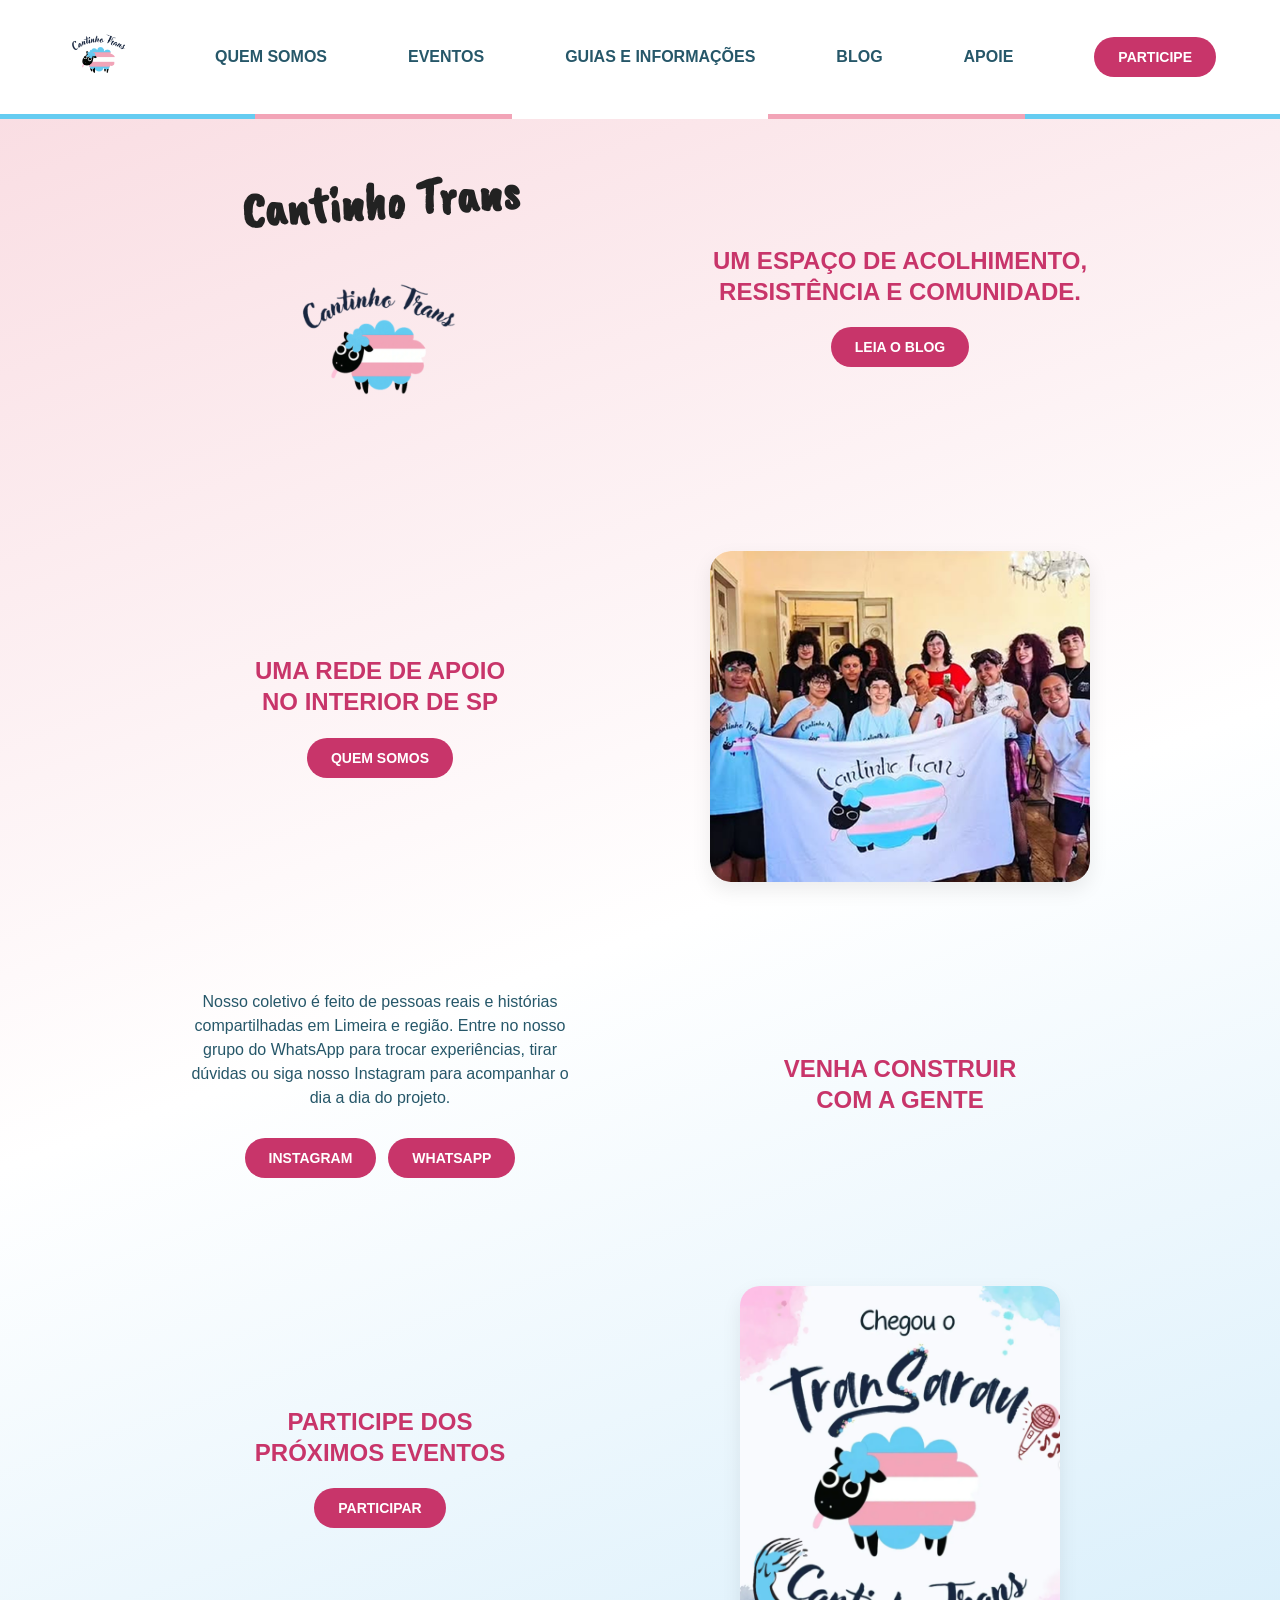
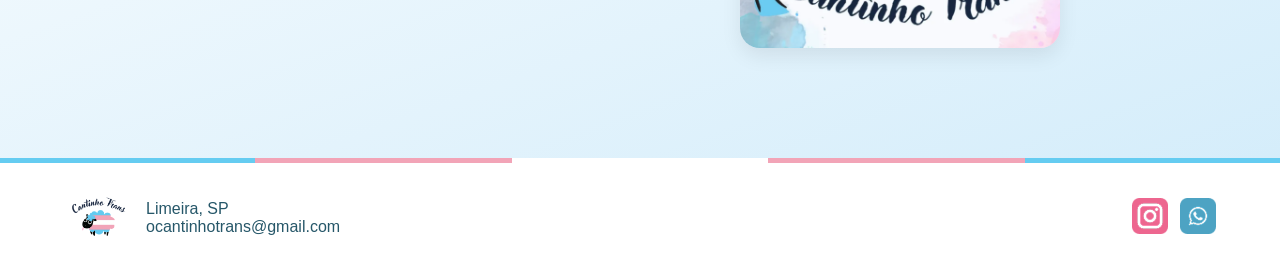
<file: index.html>
<!DOCTYPE html>
<html lang="pt-BR">
<head>
    <meta charset="UTF-8">
    <meta name="viewport" content="width=device-width, initial-scale=1.0">
    <title>Cantinho Trans - Acolhimento, Resistência e Comunidade</title>
    <link rel="icon" href="imgs/logo.png">
    <link rel="preconnect" href="https://fonts.googleapis.com">
    <link rel="preconnect" href="https://fonts.gstatic.com" crossorigin>
    <link rel="stylesheet" href="https://fonts.googleapis.com/css2?family=Caveat+Brush&display=swap">
    <link rel="stylesheet" href="css/style.css">
    <link rel="stylesheet" href="css/index.css">
</head>
<body>
    <header>
        <div class="cabecalho-conteudo">
            <nav class="navegacao">
                <a href="index.html">
                    <img class="logo" src="imgs/logo.png" alt="ovelha com listras azul, rosa e branco">
                </a>
                <a href="quem-somos.html">quem somos</a>
                <a href="eventos.html">eventos</a>
                <a href="guias.html">guias e informações</a>
                <a href="blog.html">blog</a>
                <a href="apoie.html">apoie</a>
                <a class="botao" href="participe.html">participe</a>
            </nav>
        </div>
    </header>

    <main class="pagina-inicio">
    <section class="bloco-dividido">
        <div class="coluna-logo">
            <h1 class="titulo-curvo">Cantinho Trans</h1>
            <img class="ovelha" src="imgs/logo.png" alt="ovelha com listras azul, rosa e branco">
        </div>
        <div class="coluna-texto">
            <h2>Um espaço de acolhimento,<br>resistência e comunidade.</h2>
            <a class="botao" href="blog.html">leia o blog</a>
        </div>
    </section>

    <section class="bloco-dividido">
        <div class="coluna-texto">
            <h2>Uma rede de apoio<br>no interior de SP</h2>
            <a class="botao" href="quem-somos.html">quem somos</a>
        </div>
        <img class="foto-secao" src="imgs/foto-coletivo.png" alt="Foto do coletivo Cantinho Trans">
    </section>

    <section class="bloco-dividido">
        <div class="coluna-texto">
            <p>
                Nosso coletivo é feito de pessoas reais e histórias compartilhadas em Limeira e região.
                Entre no nosso grupo do WhatsApp para trocar experiências, tirar dúvidas ou siga nosso
                Instagram para acompanhar o dia a dia do projeto.
            </p>
            <div class="chamada-botoes">
                <a class="botao" href="https://www.instagram.com/cantinhotrans/" target="_blank" rel="noopener noreferrer">instagram</a>
                <a class="botao" href="https://chat.whatsapp.com/CuYcqcary4wD2QZe1XbQFm" target="_blank" rel="noopener noreferrer">whatsapp</a>
            </div>
        </div>
        <div class="coluna-texto">
            <h2>Venha construir<br>com a gente</h2>
        </div>
    </section>

    <section class="bloco-dividido">
        <div class="coluna-texto">
            <h2>Participe dos<br>próximos eventos</h2>
            <a class="botao" href="eventos.html">participar</a>
        </div>
        <img class="foto-secao foto-quadrada" src="imgs/banner.png" alt="Banner do TranSarau">
    </section>
    </main>

    <footer>
        <div class="elemento-rodape">
            <img class="logo" src="imgs/logo.png" alt="ovelha com listras azul, rosa e branco">
            <div class="contato-rodape">
                <p>Limeira, SP</p>
                <p>ocantinhotrans@gmail.com</p>
            </div>
        </div>
        <div class="elemento-rodape">
            <a href="https://www.instagram.com/cantinhotrans/" target="_blank" rel="noopener noreferrer"><img class="social" src="imgs/instagram.png" alt="Instagram do Cantinho Trans"></a>
            <a href="https://chat.whatsapp.com/CuYcqcary4wD2QZe1XbQFm" target="_blank" rel="noopener noreferrer"><img class="social" src="imgs/whatsapp.png" alt="WhatsApp do Cantinho Trans"></a>
        </div>
    </footer>
</body>
</html>
</file>
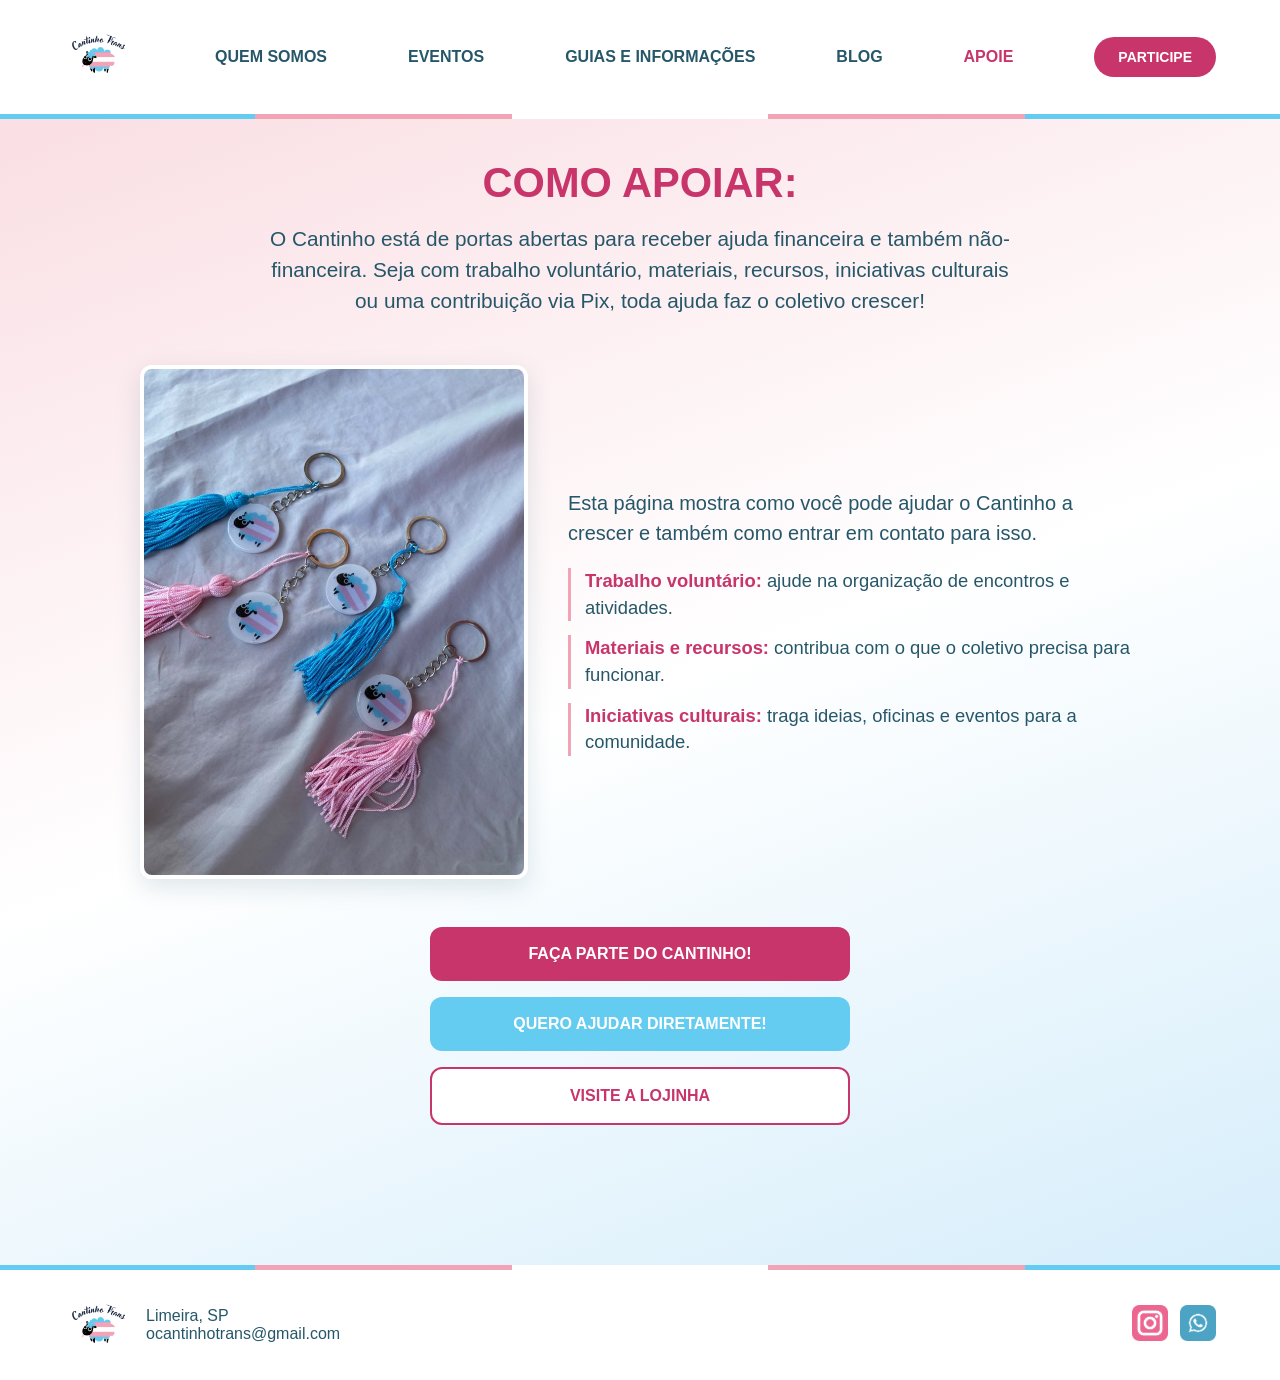
<file: apoie.html>
<!DOCTYPE html>
<html lang="pt-BR">
<head>
    <meta charset="UTF-8">
    <meta name="viewport" content="width=device-width, initial-scale=1.0">
    <title>Apoie | Cantinho Trans</title>
    <link rel="icon" href="imgs/logo.png">
    <link rel="stylesheet" href="css/style.css">
</head>
<body>
    <header>
        <div class="cabecalho-conteudo">
            <nav class="navegacao">
                <a href="index.html">
                    <img class="logo" src="imgs/logo.png" alt="ovelha com listras azul, rosa e branco">
                </a>
                <a href="quem-somos.html">quem somos</a>
                <a href="eventos.html">eventos</a>
                <a href="guias.html">guias e informações</a>
                <a href="blog.html">blog</a>
                <a href="apoie.html" aria-current="page">apoie</a>
                <a class="botao" href="participe.html">participe</a>
            </nav>
        </div>
    </header>

    <main class="pagina-simples">
    <section class="intro intro-apoio">
        <h1>como apoiar:</h1>
        <p class="subtitulo subtitulo-largo">O Cantinho está de portas abertas para receber ajuda financeira e também não-financeira. Seja com trabalho voluntário, materiais, recursos, iniciativas culturais ou uma contribuição via Pix, toda ajuda faz o coletivo crescer!</p>
    </section>

    <section class="apoio-destaque">
        <img class="foto-apoio" src="imgs/produtos.jpg" alt="Chaveiros do Cantinho Trans com a ovelha nas cores da bandeira trans e pompons azuis e rosas">
        <div class="texto-apoio">
            <p>Esta página mostra como você pode ajudar o Cantinho a crescer e também como entrar em contato para isso.</p>
            <ul class="lista-apoio">
                <li><strong>Trabalho voluntário:</strong> ajude na organização de encontros e atividades.</li>
                <li><strong>Materiais e recursos:</strong> contribua com o que o coletivo precisa para funcionar.</li>
                <li><strong>Iniciativas culturais:</strong> traga ideias, oficinas e eventos para a comunidade.</li>
            </ul>
        </div>
    </section>

    <div class="chamada-botoes botoes-empilhados">
        <a class="botao botao-grande" href="participe.html">faça parte do cantinho!</a>
        <button type="button" class="botao botao-azul botao-grande" id="abrir-ajuda" aria-haspopup="dialog">quero ajudar diretamente!</button>
        <a class="botao botao-contorno-rosa botao-grande" href="https://wa.me/5519987595140?text=Oi%2C%20Rita!%20Vim%20pelo%20site%20do%20Cantinho%20Trans%20e%20quero%20conhecer%20a%20lojinha." target="_blank" rel="noopener noreferrer">visite a lojinha</a>
    </div>

    <dialog class="modal-ajuda" id="modal-ajuda" aria-labelledby="titulo-modal">
        <div class="modal-topo">
            <h2 id="titulo-modal">Como você quer ajudar?</h2>
            <button type="button" class="modal-fechar" data-fechar aria-label="Fechar">&times;</button>
        </div>

        <div class="modal-corpo">
            <!-- Passo 1: escolha -->
            <div class="modal-painel" id="painel-escolha">
                <p class="modal-texto">Escolha o caminho que combina com você:</p>
                <div class="opcoes-ajuda">
                    <button type="button" class="opcao-ajuda" data-abrir="painel-extra">
                        <span class="opcao-emoji" aria-hidden="true">🤝</span>
                        <span class="opcao-titulo">Ajuda não-financeira</span>
                        <span class="opcao-desc">Voluntariado, materiais, recursos e iniciativas culturais</span>
                    </button>
                    <button type="button" class="opcao-ajuda opcao-azul" data-abrir="painel-pix">
                        <span class="opcao-emoji" aria-hidden="true">💙</span>
                        <span class="opcao-titulo">Contribuir via Pix</span>
                        <span class="opcao-desc">Uma ajuda financeira, de qualquer valor</span>
                    </button>
                </div>
            </div>

            <!-- Passo 2a: ajuda não-financeira -->
            <div class="modal-painel" id="painel-extra" hidden>
                <button type="button" class="modal-voltar" data-abrir="painel-escolha">&larr; voltar</button>
                <p class="modal-texto">Marque como você gostaria de ajudar e escreva para o e-mail do Cantinho:</p>
                <div class="chips" id="chips-ajuda">
                    <label class="chip"><input type="checkbox" value="Trabalho voluntário"><span>Trabalho voluntário</span></label>
                    <label class="chip"><input type="checkbox" value="Materiais"><span>Materiais</span></label>
                    <label class="chip"><input type="checkbox" value="Recursos"><span>Recursos</span></label>
                    <label class="chip"><input type="checkbox" value="Iniciativas culturais"><span>Iniciativas culturais</span></label>
                    <label class="chip"><input type="checkbox" value="Outra forma de ajudar"><span>Outra forma</span></label>
                </div>
                <a class="botao botao-modal" id="enviar-ajuda" href="mailto:ocantinhotrans@gmail.com?subject=Quero%20ajudar%20o%20Cantinho%20Trans">escrever e-mail</a>
                <p class="modal-nota">ocantinhotrans@gmail.com</p>
            </div>

            <!-- Passo 2b: pix -->
            <div class="modal-painel" id="painel-pix" hidden>
                <button type="button" class="modal-voltar" data-abrir="painel-escolha">&larr; voltar</button>
                <p class="modal-texto">Chave Pix (e-mail):</p>
                <div class="caixa-pix">
                    <strong id="chave-pix">ritas.frati@gmail.com</strong>
                </div>
                <button type="button" class="botao botao-azul botao-modal" id="copiar-pix">copiar chave pix</button>
                <p class="modal-nota">Obrigado por ajudar o Cantinho a crescer! 💗</p>
            </div>
        </div>
    </dialog>
    </main>

    <footer>
        <div class="elemento-rodape">
            <img class="logo" src="imgs/logo.png" alt="ovelha com listras azul, rosa e branco">
            <div class="contato-rodape">
                <p>Limeira, SP</p>
                <p>ocantinhotrans@gmail.com</p>
            </div>
        </div>
        <div class="elemento-rodape">
            <a href="https://www.instagram.com/cantinhotrans/" target="_blank" rel="noopener noreferrer"><img class="social" src="imgs/instagram.png" alt="Instagram do Cantinho Trans"></a>
            <a href="https://chat.whatsapp.com/CuYcqcary4wD2QZe1XbQFm" target="_blank" rel="noopener noreferrer"><img class="social" src="imgs/whatsapp.png" alt="WhatsApp do Cantinho Trans"></a>
        </div>
    </footer>

    <script src="js/contato.js"></script>
</body>
</html>
</file>
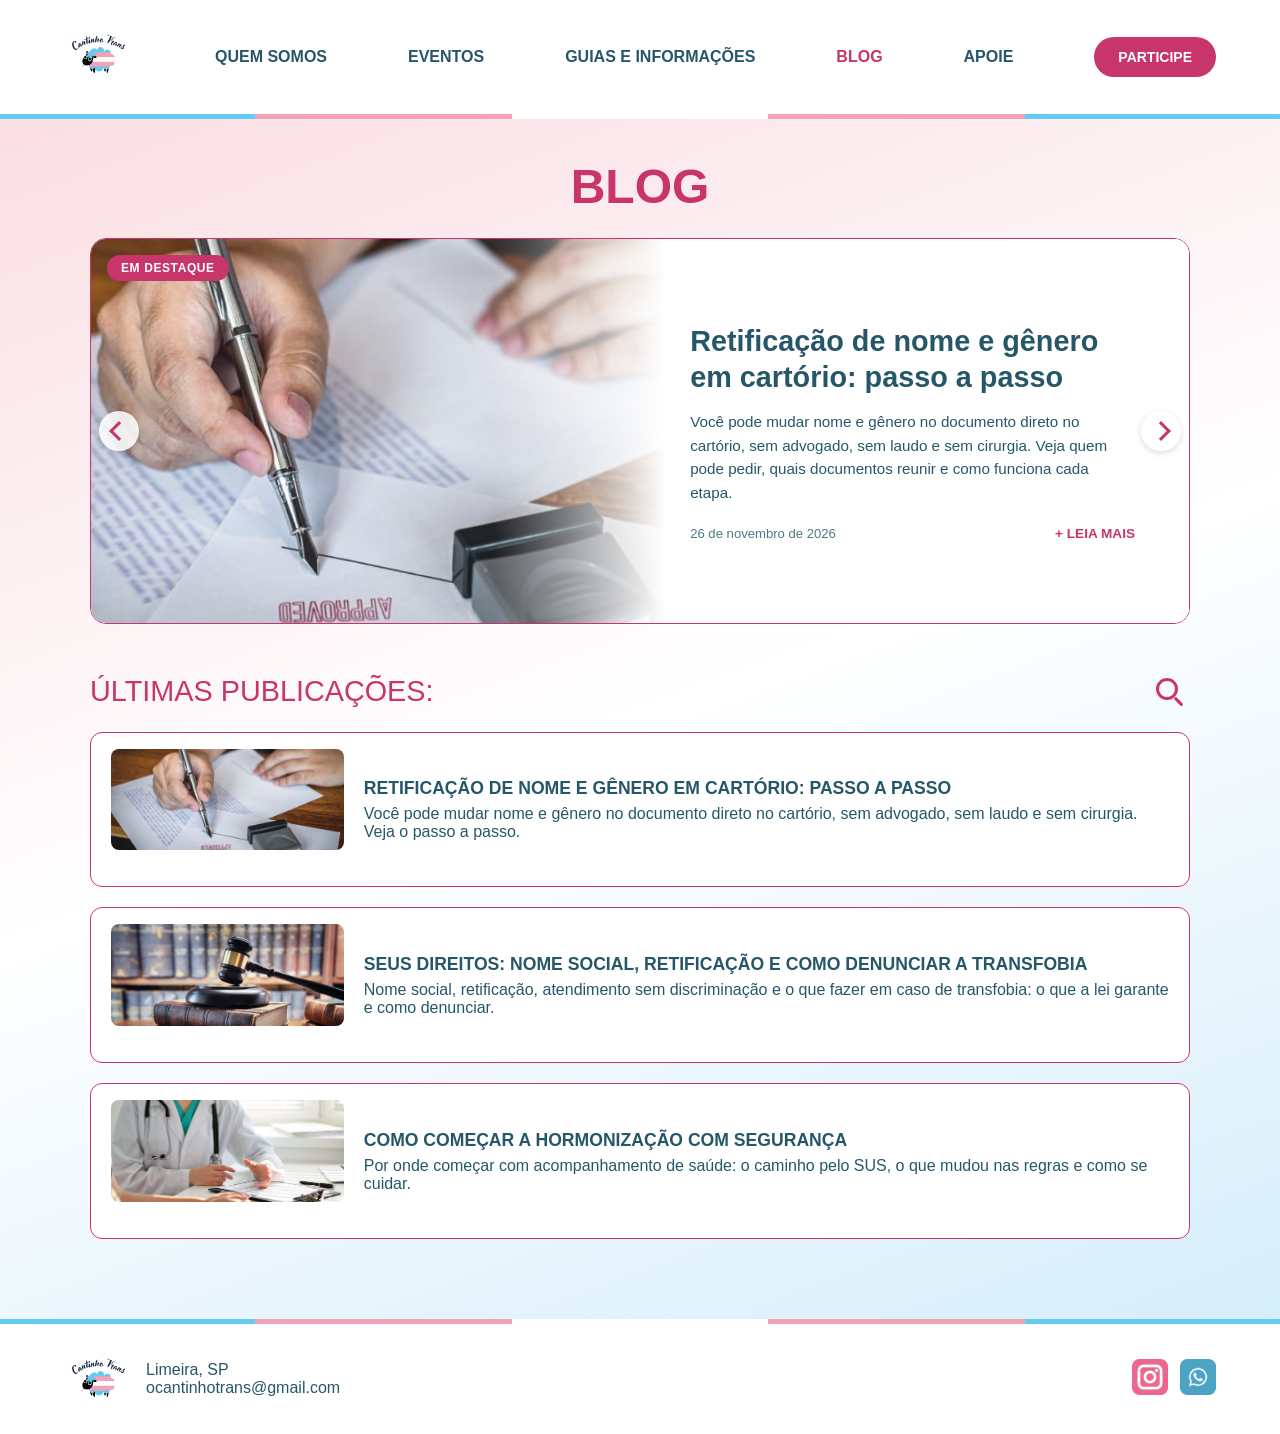
<file: blog.html>
<!DOCTYPE html>
<html lang="pt-BR">
<head>
    <meta charset="UTF-8">
    <meta name="viewport" content="width=device-width, initial-scale=1.0">
    <title>Blog | Cantinho Trans</title>
    <link rel="icon" href="imgs/logo.png">
    <link rel="stylesheet" href="css/style.css">
    <script src="js/blog.js" defer></script>
</head>
<body>
    <header>
        <div class="cabecalho-conteudo">
            <nav class="navegacao">
                <a href="index.html">
                    <img class="logo" src="imgs/logo.png" alt="ovelha com listras azul, rosa e branco">
                </a>
                <a href="quem-somos.html">quem somos</a>
                <a href="eventos.html">eventos</a>
                <a href="guias.html">guias e informações</a>
                <a href="blog.html" aria-current="page">blog</a>
                <a href="apoie.html">apoie</a>
                <a class="botao" href="participe.html">participe</a>
            </nav>
        </div>
    </header>

    <main class="pagina-blog">
        <h1>blog</h1>

        <div class="carrossel" role="region" aria-roledescription="carrossel" aria-label="Posts em destaque" tabindex="0">
            <div class="slide" id="destaque-1">
                <div class="slide-imagem">
                    <span class="slide-selo">EM DESTAQUE</span>
                    <img src="imgs/escrita.png" alt="Mão escrevendo com caneta-tinteiro sobre documento">
                </div>
                <div class="slide-texto">
                    <h2><a href="post-retificacao-de-nome.html">Retificação de nome e gênero em cartório: passo a passo</a></h2>
                    <p>Você pode mudar nome e gênero no documento direto no cartório, sem advogado, sem laudo e sem cirurgia. Veja quem pode pedir, quais documentos reunir e como funciona cada etapa.</p>
                    <div class="slide-rodape">
                        <span class="slide-data">26 de novembro de 2026</span>
                        <a class="slide-leia" href="post-retificacao-de-nome.html">+ LEIA MAIS</a>
                    </div>
                </div>
                <a class="seta seta-esq" href="#destaque-3" aria-label="Post anterior"></a>
                <a class="seta seta-dir" href="#destaque-2" aria-label="Próximo post"></a>
            </div>

            <div class="slide" id="destaque-2">
                <div class="slide-imagem">
                    <span class="slide-selo">EM DESTAQUE</span>
                    <img src="imgs/lei.png" alt="Martelo de madeira batendo sobre livros">
                </div>
                <div class="slide-texto">
                    <h2><a href="post-seus-direitos.html">Seus direitos: nome social, retificação e como denunciar a transfobia</a></h2>
                    <p>Nome social, retificação, atendimento sem discriminação e o que fazer em caso de transfobia: conheça o que a lei garante e os canais gratuitos para denunciar.</p>
                    <div class="slide-rodape">
                        <span class="slide-data">26 de novembro de 2026</span>
                        <a class="slide-leia" href="post-seus-direitos.html">+ LEIA MAIS</a>
                    </div>
                </div>
                <a class="seta seta-esq" href="#destaque-1" aria-label="Post anterior"></a>
                <a class="seta seta-dir" href="#destaque-3" aria-label="Próximo post"></a>
            </div>

            <div class="slide" id="destaque-3">
                <div class="slide-imagem">
                    <span class="slide-selo">EM DESTAQUE</span>
                    <img src="imgs/saude.png" alt="Pessoa de jaleco de doutor conversando com outra pessoa ao lado">
                </div>
                <div class="slide-texto">
                    <h2><a href="post-hormonizacao.html">Como começar a hormonização com segurança</a></h2>
                    <p>Por onde começar o acompanhamento de saúde pelo SUS, quais serviços atendem na região de Campinas e Limeira e o que mudou nas regras recentes.</p>
                    <div class="slide-rodape">
                        <span class="slide-data">26 de novembro de 2026</span>
                        <a class="slide-leia" href="post-hormonizacao.html">+ LEIA MAIS</a>
                    </div>
                </div>
                <a class="seta seta-esq" href="#destaque-2" aria-label="Post anterior"></a>
                <a class="seta seta-dir" href="#destaque-1" aria-label="Próximo post"></a>
            </div>
        </div>

        <section class="ultimas" aria-labelledby="ultimas-titulo">
            <div class="ultimas-topo">
                <h2 id="ultimas-titulo">Últimas publicações:</h2>
                <details class="busca">
                    <summary aria-label="Pesquisar no blog"><span class="lupa" aria-hidden="true"></span></summary>
                    <form role="search" action="blog.html" method="get">
                        <label class="so-leitor" for="busca-blog">Pesquisar no blog</label>
                        <input id="busca-blog" type="search" name="q" placeholder="Procurar no blog…">
                        <button class="botao" type="submit">buscar</button>
                    </form>
                </details>
            </div>

            <article class="post">
                <div class="foto-post">
                    <img src="imgs/escrita.png" alt="Mão escrevendo em papéis">
                </div>
                <div>
                    <h3><a href="post-retificacao-de-nome.html">Retificação de nome e gênero em cartório: passo a passo</a></h3>
                    <p>Você pode mudar nome e gênero no documento direto no cartório, sem advogado, sem laudo e sem cirurgia. Veja o passo a passo.</p>
                </div>
            </article>
            <article class="post">
                <div class="foto-post">
                    <img src="imgs/lei.png" alt="Martelo de madeira batendo sobre livros">
                </div>
                <div>
                    <h3><a href="post-seus-direitos.html">Seus direitos: nome social, retificação e como denunciar a transfobia</a></h3>
                    <p>Nome social, retificação, atendimento sem discriminação e o que fazer em caso de transfobia: o que a lei garante e como denunciar.</p>
                </div>
            </article>
            <article class="post">
                <div class="foto-post">
                    <img src="imgs/saude.png" alt="Pessoa de jaleco de doutor conversando com outra pessoa ao lado">
                </div>
                <div>
                    <h3><a href="post-hormonizacao.html">Como começar a hormonização com segurança</a></h3>
                    <p>Por onde começar com acompanhamento de saúde: o caminho pelo SUS, o que mudou nas regras e como se cuidar.</p>
                </div>
            </article>
            <p class="sem-resultado" id="sem-resultado" hidden>Nenhum post encontrado para essa busca.</p>
        </section>
    </main>

    <footer>
        <div class="elemento-rodape">
            <img class="logo" src="imgs/logo.png" alt="ovelha com listras azul, rosa e branco">
            <div class="contato-rodape">
                <p>Limeira, SP</p>
                <p>ocantinhotrans@gmail.com</p>
            </div>
        </div>
        <div class="elemento-rodape">
            <a href="https://www.instagram.com/cantinhotrans/" target="_blank" rel="noopener noreferrer"><img class="social" src="imgs/instagram.png" alt="Instagram do Cantinho Trans"></a>
            <a href="https://chat.whatsapp.com/CuYcqcary4wD2QZe1XbQFm" target="_blank" rel="noopener noreferrer"><img class="social" src="imgs/whatsapp.png" alt="WhatsApp do Cantinho Trans"></a>
        </div>
    </footer>
</body>
</html>
</file>
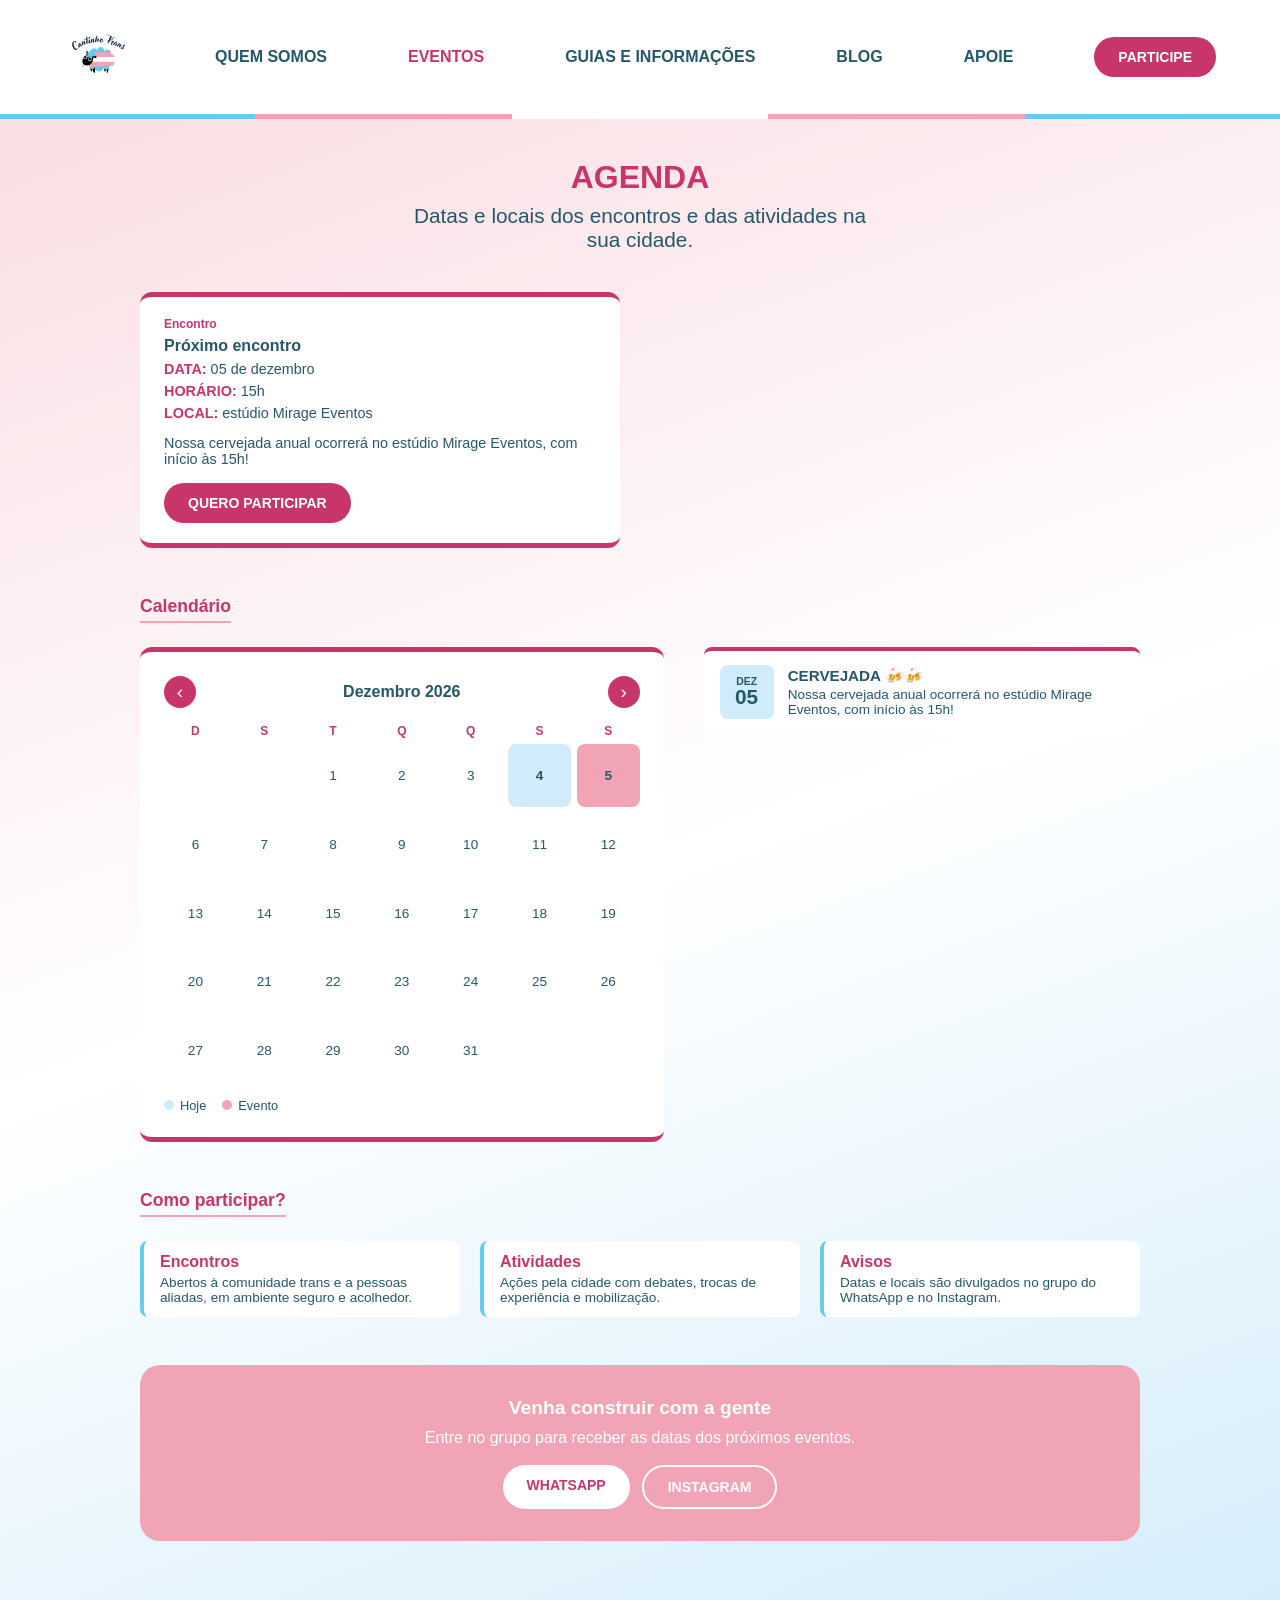
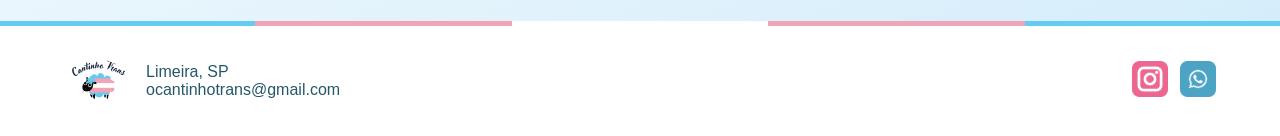
<file: eventos.html>
<!DOCTYPE html>
<html lang="pt-BR">
<head>
    <meta charset="UTF-8">
    <meta name="viewport" content="width=device-width, initial-scale=1.0">
    <title>Eventos | Cantinho Trans</title>
    <link rel="icon" href="imgs/logo.png">
    <link rel="stylesheet" href="css/style.css">
</head>
<body>
    <header>
        <div class="cabecalho-conteudo">
            <nav class="navegacao">
                <a href="index.html">
                    <img class="logo" src="imgs/logo.png" alt="ovelha com listras azul, rosa e branco">
                </a>
                <a href="quem-somos.html">quem somos</a>
                <a href="eventos.html" aria-current="page">eventos</a>
                <a href="guias.html">guias e informações</a>
                <a href="blog.html">blog</a>
                <a href="apoie.html">apoie</a>
                <a class="botao" href="participe.html">participe</a>
            </nav>
        </div>
    </header>

    <main class="pagina-eventos">
        <div class="intro">
            <h1>agenda</h1>
            <p class="subtitulo">Datas e locais dos encontros e das atividades na sua cidade.</p>
        </div>

       
        <section class="destaques">
            <article class="card-evento">
                <span class="etiqueta">Encontro</span>
                <h3>Próximo encontro</h3>
                <p><strong>DATA:</strong> 05 de dezembro</p>
                <p><strong>HORÁRIO:</strong> 15h</p>
                <p><strong>LOCAL:</strong> estúdio Mirage Eventos</p>
                <p class="descricao">Nossa cervejada anual ocorrerá no estúdio Mirage Eventos, com início às 15h!</p>
                <a class="botao" href="participe.html">quero participar</a>
            </article>
            <!--
            <article class="card-evento azul">
                <span class="etiqueta">Na cidade</span>
                <h3>Atividade na cidade</h3>
                <p><strong>DATA:</strong> a definir.</p>
                <p><strong>HORÁRIO:</strong> a definir.</p>
                <p><strong>LOCAL:</strong> a definir.</p>
                <p class="descricao">Roda de conversa aberta, com troca de experiências e acolhimento.</p>
                <a class="botao botao-azul" href="participe.html">quero participar</a>
            </article> 
            --> 
        </section>

        
        <section>
            <h2 class="titulo-secao">Calendário</h2>
            <div class="calendario-area">
                <div class="calendario">
                    <div class="calendario-topo">
                        <button class="btn-mes" id="mes-anterior" aria-label="Mês anterior">&#8249;</button>
                        <strong id="mes-atual" aria-live="polite"></strong>
                        <button class="btn-mes" id="mes-proximo" aria-label="Próximo mês">&#8250;</button>
                    </div>
                    <div class="dias" id="dias"></div>
                    <div class="legenda">
                        <span><i class="ponto ponto-hoje"></i>Hoje</span>
                        <span><i class="ponto ponto-evento"></i>Evento</span>
                    </div>
                </div>

                <div class="lista-eventos" id="lista-eventos">
                    <article class="item-evento">
                        <div class="data-evento"><small>—</small><span>00</span></div>
                        <div>
                            <h3>Encontro X</h3>
                            <p>Roda de conversa aberta, com troca de experiências e acolhimento.</p>
                        </div>
                    </article>
                    <article class="item-evento">
                        <div class="data-evento"><small>—</small><span>00</span></div>
                        <div>
                            <h3>Encontro Y</h3>
                            <p>Roda de conversa aberta, com troca de experiências e acolhimento.</p>
                        </div>
                    </article>
                    <article class="item-evento">
                        <div class="data-evento"><small>—</small><span>00</span></div>
                        <div>
                            <h3>Encontro Z</h3>
                            <p>Roda de conversa aberta, com troca de experiências e acolhimento.</p>
                        </div>
                    </article>
                </div>
            </div>
        </section>

      
        <section>
            <h2 class="titulo-secao">Como participar?</h2>
            <div class="participar">
                <div class="card-participar">
                    <h3>Encontros</h3>
                    <p>Abertos à comunidade trans e a pessoas aliadas, em ambiente seguro e acolhedor.</p>
                </div>
                <div class="card-participar">
                    <h3>Atividades</h3>
                    <p>Ações pela cidade com debates, trocas de experiência e mobilização.</p>
                </div>
                <div class="card-participar">
                    <h3>Avisos</h3>
                    <p>Datas e locais são divulgados no grupo do WhatsApp e no Instagram.</p>
                </div>
            </div>
        </section>

       
        <section class="chamada">
            <h2>Venha construir com a gente</h2>
            <p>Entre no grupo para receber as datas dos próximos eventos.</p>
            <div class="chamada-botoes">
                <a class="botao botao-branco" href="https://chat.whatsapp.com/CuYcqcary4wD2QZe1XbQFm">whatsapp</a>
                <a class="botao botao-contorno" href="https://www.instagram.com/cantinhotrans/">instagram</a>
            </div>
        </section>
    </main>

    <footer>
        <div class="elemento-rodape">
            <img class="logo" src="imgs/logo.png" alt="ovelha com listras azul, rosa e branco">
            <div class="contato-rodape">
                <p>Limeira, SP</p>
                <p>ocantinhotrans@gmail.com</p>
            </div>
        </div>
        <div class="elemento-rodape">
            <a href="https://www.instagram.com/cantinhotrans/" target="_blank" rel="noopener noreferrer"><img class="social" src="imgs/instagram.png" alt="Instagram do Cantinho Trans"></a>
            <a href="https://chat.whatsapp.com/CuYcqcary4wD2QZe1XbQFm" target="_blank" rel="noopener noreferrer"><img class="social" src="imgs/whatsapp.png" alt="WhatsApp do Cantinho Trans"></a>
        </div>
    </footer>
    <script src="js/eventos.js"></script>
</body>
</html>
</file>
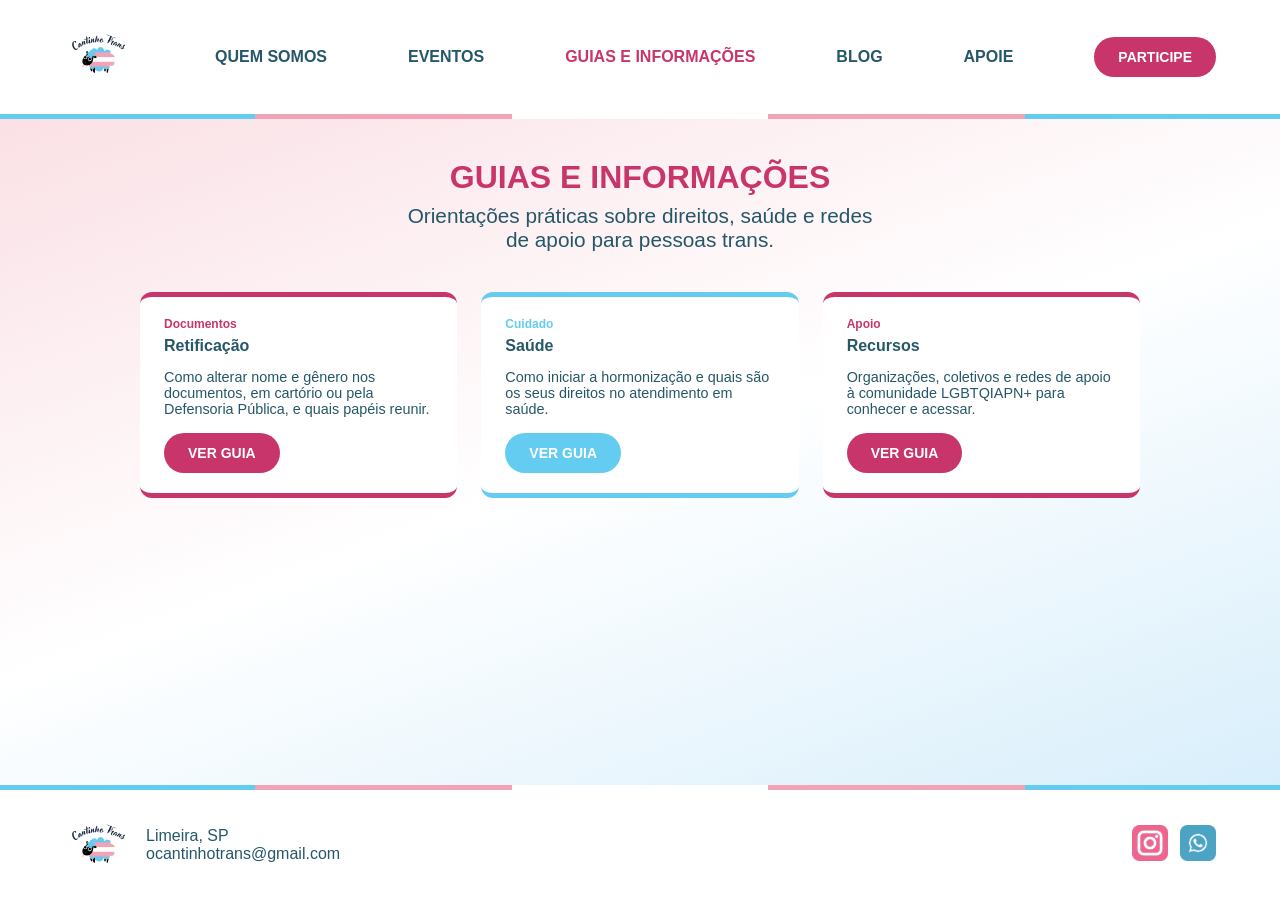
<file: guias.html>
<!DOCTYPE html>
<html lang="pt-BR">
<head>
    <meta charset="UTF-8">
    <meta name="viewport" content="width=device-width, initial-scale=1.0">
    <title>Guias e informações | Cantinho Trans</title>
    <link rel="icon" href="imgs/logo.png">
    <link rel="stylesheet" href="css/style.css">
</head>
<body>
    <header>
        <div class="cabecalho-conteudo">
            <nav class="navegacao">
                <a href="index.html">
                    <img class="logo" src="imgs/logo.png" alt="ovelha com listras azul, rosa e branco">
                </a>
                <a href="quem-somos.html">quem somos</a>
                <a href="eventos.html">eventos</a>
                <a href="guias.html" aria-current="page">guias e informações</a>
                <a href="blog.html">blog</a>
                <a href="apoie.html">apoie</a>
                <a class="botao" href="participe.html">participe</a>
            </nav>
        </div>
    </header>

    <main class="pagina-simples">
    <div class="intro">
        <h1>guias e informações</h1>
        <p class="subtitulo">Orientações práticas sobre direitos, saúde e redes de apoio para pessoas trans.</p>
    </div>
    <div class="grade-guias">
        <article class="card-evento">
            <span class="etiqueta">Documentos</span>
            <h3>Retificação</h3>
            <p class="descricao">Como alterar nome e gênero nos documentos, em cartório ou pela Defensoria Pública, e quais papéis reunir.</p>
            <a class="botao" href="retificacao.html">ver guia</a>
        </article>
        <article class="card-evento azul">
            <span class="etiqueta">Cuidado</span>
            <h3>Saúde</h3>
            <p class="descricao">Como iniciar a hormonização e quais são os seus direitos no atendimento em saúde.</p>
            <a class="botao botao-azul" href="saude.html">ver guia</a>
        </article>
        <article class="card-evento">
            <span class="etiqueta">Apoio</span>
            <h3>Recursos</h3>
            <p class="descricao">Organizações, coletivos e redes de apoio à comunidade LGBTQIAPN+ para conhecer e acessar.</p>
            <a class="botao" href="recursos.html">ver guia</a>
        </article>
    </div>
    </main>

    <footer>
        <div class="elemento-rodape">
            <img class="logo" src="imgs/logo.png" alt="ovelha com listras azul, rosa e branco">
            <div class="contato-rodape">
                <p>Limeira, SP</p>
                <p>ocantinhotrans@gmail.com</p>
            </div>
        </div>
        <div class="elemento-rodape">
            <a href="https://www.instagram.com/cantinhotrans/" target="_blank" rel="noopener noreferrer"><img class="social" src="imgs/instagram.png" alt="Instagram do Cantinho Trans"></a>
            <a href="https://chat.whatsapp.com/CuYcqcary4wD2QZe1XbQFm" target="_blank" rel="noopener noreferrer"><img class="social" src="imgs/whatsapp.png" alt="WhatsApp do Cantinho Trans"></a>
        </div>
    </footer>
</body>
</html>
</file>
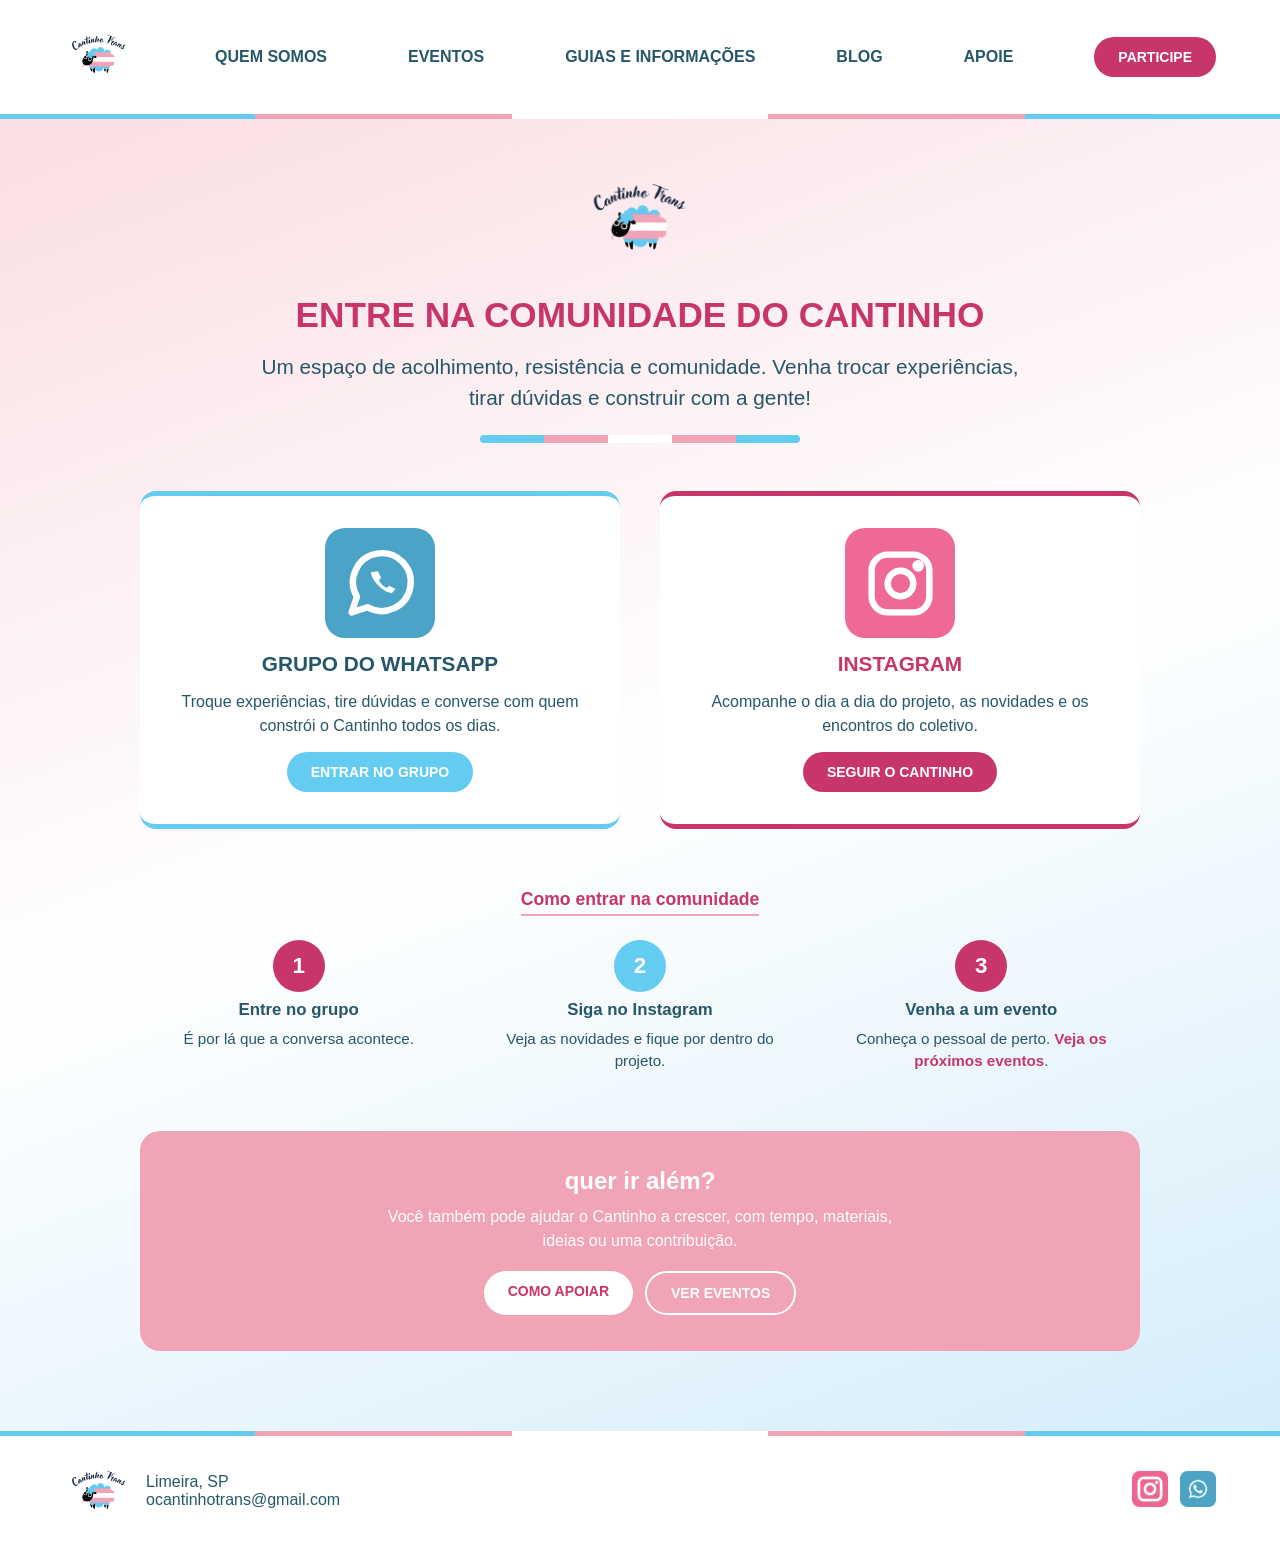
<file: participe.html>
<!DOCTYPE html>
<html lang="pt-BR">
<head>
    <meta charset="UTF-8">
    <meta name="viewport" content="width=device-width, initial-scale=1.0">
    <title>Participe | Cantinho Trans</title>
    <link rel="icon" href="imgs/logo.png">
    <link rel="stylesheet" href="css/style.css">
</head>
<body>
    <header>
        <div class="cabecalho-conteudo">
            <nav class="navegacao">
                <a href="index.html">
                    <img class="logo" src="imgs/logo.png" alt="ovelha com listras azul, rosa e branco">
                </a>
                <a href="quem-somos.html">quem somos</a>
                <a href="eventos.html">eventos</a>
                <a href="guias.html">guias e informações</a>
                <a href="blog.html">blog</a>
                <a href="apoie.html">apoie</a>
                <a class="botao" href="participe.html" aria-current="page">participe</a>
            </nav>
        </div>
    </header>

    <main class="pagina-simples pagina-participe">
    <section class="intro intro-apoio hero-participe">
        <img class="ovelha-hero" src="imgs/logo.png" alt="ovelha com listras azul, rosa e branco">
        <h1 class="titulo-comunidade">entre na comunidade do cantinho</h1>
        <p class="subtitulo subtitulo-largo">Um espaço de acolhimento, resistência e comunidade. Venha trocar experiências, tirar dúvidas e construir com a gente!</p>
        <div class="faixa-trans" aria-hidden="true"><span></span><span></span><span></span><span></span><span></span></div>
    </section>

    <section class="cartoes-redes">
        <a class="cartao-rede cartao-whatsapp" href="https://chat.whatsapp.com/CuYcqcary4wD2QZe1XbQFm" target="_blank" rel="noopener noreferrer">
            <span class="rede-icone icone-whatsapp" aria-hidden="true"><svg viewBox="0 0 24 24" fill="none" stroke="currentColor" stroke-width="2" stroke-linecap="round" stroke-linejoin="round"><path d="M3 21l1.65-4.9A9 9 0 1 1 8 19.4L3 21z"/><path d="M9 8.5c.2 2.6 3.9 6.3 6.5 6.5l1.2-1.3-2-1-.8.7c-.9-.4-2-1.5-2.4-2.4l.7-.8-1-2L9 8.5z" fill="currentColor" stroke="none"/></svg></span>
            <h2>grupo do whatsapp</h2>
            <p>Troque experiências, tire dúvidas e converse com quem constrói o Cantinho todos os dias.</p>
            <span class="botao botao-azul">entrar no grupo</span>
        </a>
        <a class="cartao-rede cartao-instagram" href="https://www.instagram.com/cantinhotrans/" target="_blank" rel="noopener noreferrer">
            <span class="rede-icone icone-instagram" aria-hidden="true"><svg viewBox="0 0 24 24" fill="none" stroke="currentColor" stroke-width="2" stroke-linecap="round" stroke-linejoin="round"><rect x="3" y="3" width="18" height="18" rx="5"/><circle cx="12" cy="12" r="4"/><circle cx="17.5" cy="6.5" r="0.8" fill="currentColor"/></svg></span>
            <h2>instagram</h2>
            <p>Acompanhe o dia a dia do projeto, as novidades e os encontros do coletivo.</p>
            <span class="botao">seguir o cantinho</span>
        </a>
    </section>

    <section class="passos">
        <h2 class="titulo-secao titulo-centro">Como entrar na comunidade</h2>
        <ol class="lista-passos">
            <li>
                <span class="numero-passo">1</span>
                <h3>Entre no grupo</h3>
                <p>É por lá que a conversa acontece.</p>
            </li>
            <li>
                <span class="numero-passo azul">2</span>
                <h3>Siga no Instagram</h3>
                <p>Veja as novidades e fique por dentro do projeto.</p>
            </li>
            <li>
                <span class="numero-passo">3</span>
                <h3>Venha a um evento</h3>
                <p>Conheça o pessoal de perto. <a href="eventos.html">Veja os próximos eventos</a>.</p>
            </li>
        </ol>
    </section>

    <section class="faixa-final">
        <h2>quer ir além?</h2>
        <p>Você também pode ajudar o Cantinho a crescer, com tempo, materiais, ideias ou uma contribuição.</p>
        <div class="chamada-botoes">
            <a class="botao botao-branco" href="apoie.html">como apoiar</a>
            <a class="botao botao-contorno" href="eventos.html">ver eventos</a>
        </div>
    </section>
    </main>

    <footer>
        <div class="elemento-rodape">
            <img class="logo" src="imgs/logo.png" alt="ovelha com listras azul, rosa e branco">
            <div class="contato-rodape">
                <p>Limeira, SP</p>
                <p>ocantinhotrans@gmail.com</p>
            </div>
        </div>
        <div class="elemento-rodape">
            <a href="https://www.instagram.com/cantinhotrans/" target="_blank" rel="noopener noreferrer"><img class="social" src="imgs/instagram.png" alt="Instagram do Cantinho Trans"></a>
            <a href="https://chat.whatsapp.com/CuYcqcary4wD2QZe1XbQFm" target="_blank" rel="noopener noreferrer"><img class="social" src="imgs/whatsapp.png" alt="WhatsApp do Cantinho Trans"></a>
        </div>
    </footer>

</body>
</html>
</file>
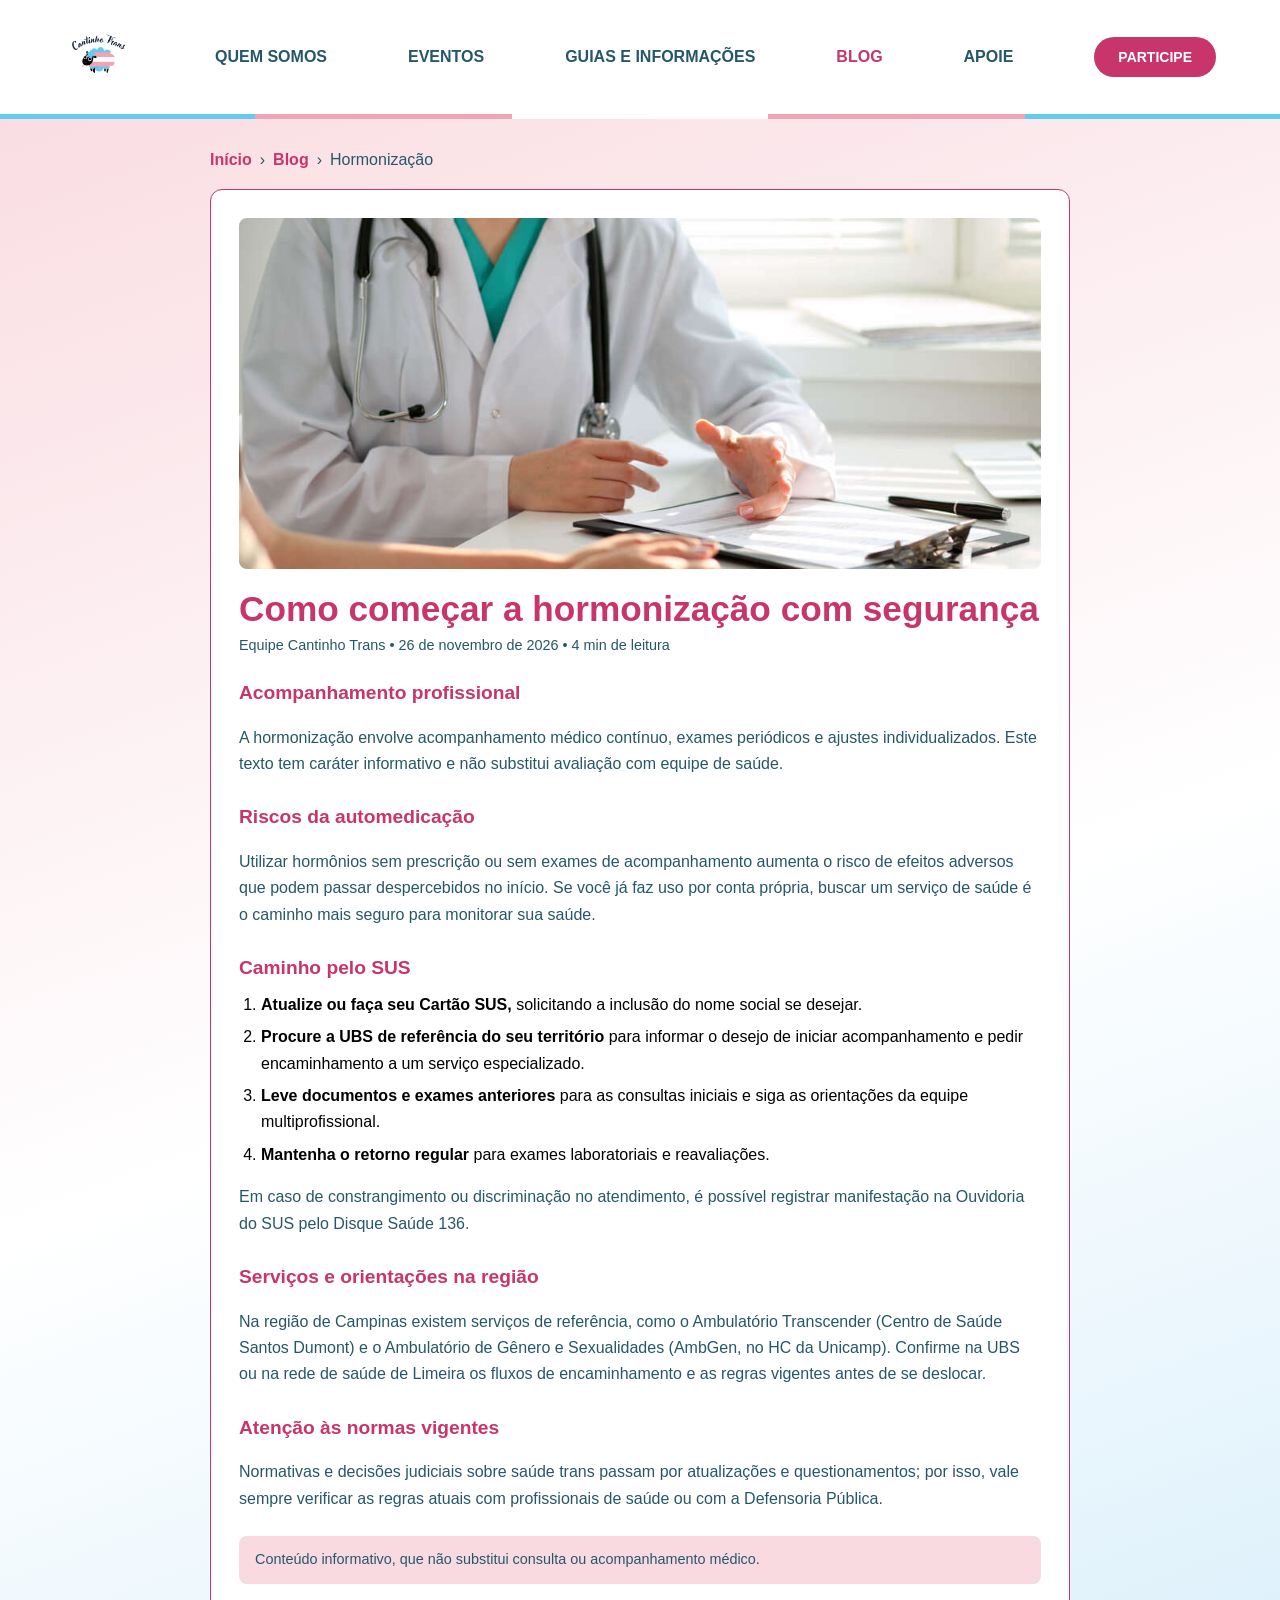
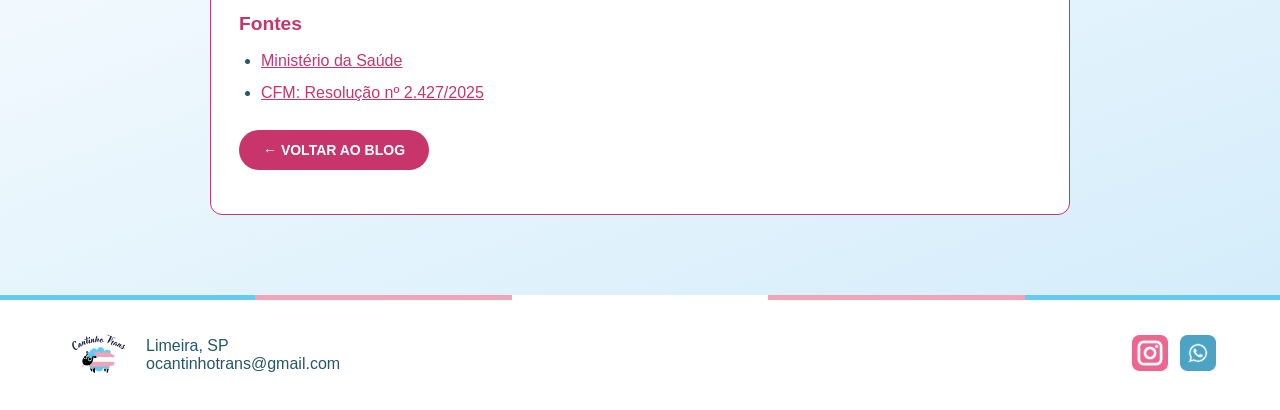
<file: post-hormonizacao.html>
<!DOCTYPE html>
<html lang="pt-BR">
<head>
    <meta charset="UTF-8">
    <meta name="viewport" content="width=device-width, initial-scale=1.0">
    <title>Como começar a hormonização com segurança | Cantinho Trans</title>
    <link rel="icon" href="imgs/logo.png">
    <link rel="stylesheet" href="css/style.css">
</head>
<body>
    <header>
        <div class="cabecalho-conteudo">
            <nav class="navegacao">
                <a href="index.html">
                    <img class="logo" src="imgs/logo.png" alt="ovelha com listras azul, rosa e branco">
                </a>
                <a href="quem-somos.html">quem somos</a>
                <a href="eventos.html">eventos</a>
                <a href="guias.html">guias e informações</a>
                <a href="blog.html" aria-current="page">blog</a>
                <a href="apoie.html">apoie</a>
                <a class="botao" href="participe.html">participe</a>
            </nav>
        </div>
    </header>

    <main class="pagina-post">
        <nav class="breadcrumb" aria-label="Você está em">
            <a href="index.html">Início</a><span>›</span><a href="blog.html">Blog</a><span>›</span><span aria-current="page">Hormonização</span>
        </nav>

        <article class="post-completo">
            <div class="foto-post">
                <img src="imgs/saude.png" alt="Pessoa de jaleco de doutor conversando com outra pessoa ao lado">
            </div>
            <h1>Como começar a hormonização com segurança</h1>
            <p class="meta-post">Equipe Cantinho Trans • 26 de novembro de 2026 • 4 min de leitura</p>

            <div class="conteudo-post">
                <h2>Acompanhamento profissional</h2>
                <p>A hormonização envolve acompanhamento médico contínuo, exames periódicos e ajustes individualizados. Este texto tem caráter informativo e não substitui avaliação com equipe de saúde.</p>

                <h2>Riscos da automedicação</h2>
                <p>Utilizar hormônios sem prescrição ou sem exames de acompanhamento aumenta o risco de efeitos adversos que podem passar despercebidos no início. Se você já faz uso por conta própria, buscar um serviço de saúde é o caminho mais seguro para monitorar sua saúde.</p>

                <h2>Caminho pelo SUS</h2>
                <ol>
                    <li><strong>Atualize ou faça seu Cartão SUS,</strong> solicitando a inclusão do nome social se desejar.</li>
                    <li><strong>Procure a UBS de referência do seu território</strong> para informar o desejo de iniciar acompanhamento e pedir encaminhamento a um serviço especializado.</li>
                    <li><strong>Leve documentos e exames anteriores</strong> para as consultas iniciais e siga as orientações da equipe multiprofissional.</li>
                    <li><strong>Mantenha o retorno regular</strong> para exames laboratoriais e reavaliações.</li>
                </ol>
                <p>Em caso de constrangimento ou discriminação no atendimento, é possível registrar manifestação na Ouvidoria do SUS pelo Disque Saúde 136.</p>

                <h2>Serviços e orientações na região</h2>
                <p>Na região de Campinas existem serviços de referência, como o Ambulatório Transcender (Centro de Saúde Santos Dumont) e o Ambulatório de Gênero e Sexualidades (AmbGen, no HC da Unicamp). Confirme na UBS ou na rede de saúde de Limeira os fluxos de encaminhamento e as regras vigentes antes de se deslocar.</p>

                <h2>Atenção às normas vigentes</h2>
                <p>Normativas e decisões judiciais sobre saúde trans passam por atualizações e questionamentos; por isso, vale sempre verificar as regras atuais com profissionais de saúde ou com a Defensoria Pública.</p>

                <p class="aviso-post">Conteúdo informativo, que não substitui consulta ou acompanhamento médico.</p>

                <h2>Fontes</h2>
                <ul class="fontes-post">
                    <li><a href="https://www.gov.br/saude" target="_blank" rel="noopener noreferrer">Ministério da Saúde</a></li>
                    <li><a href="https://sistemas.cfm.org.br/normas/arquivos/resolucoes/BR/2025/2427_2025.pdf" target="_blank" rel="noopener noreferrer">CFM: Resolução nº 2.427/2025</a></li>
                </ul>
            </div>

            <p class="voltar-post"><a class="botao" href="blog.html">← voltar ao blog</a></p>
        </article>
    </main>

    <footer>
        <div class="elemento-rodape">
            <img class="logo" src="imgs/logo.png" alt="ovelha com listras azul, rosa e branco">
            <div class="contato-rodape">
                <p>Limeira, SP</p>
                <p>ocantinhotrans@gmail.com</p>
            </div>
        </div>
        <div class="elemento-rodape">
            <a href="https://www.instagram.com/cantinhotrans/" target="_blank" rel="noopener noreferrer"><img class="social" src="imgs/instagram.png" alt="Instagram do Cantinho Trans"></a>
            <a href="https://chat.whatsapp.com/CuYcqcary4wD2QZe1XbQFm" target="_blank" rel="noopener noreferrer"><img class="social" src="imgs/whatsapp.png" alt="WhatsApp do Cantinho Trans"></a>
        </div>
    </footer>
</body>
</html>
</file>
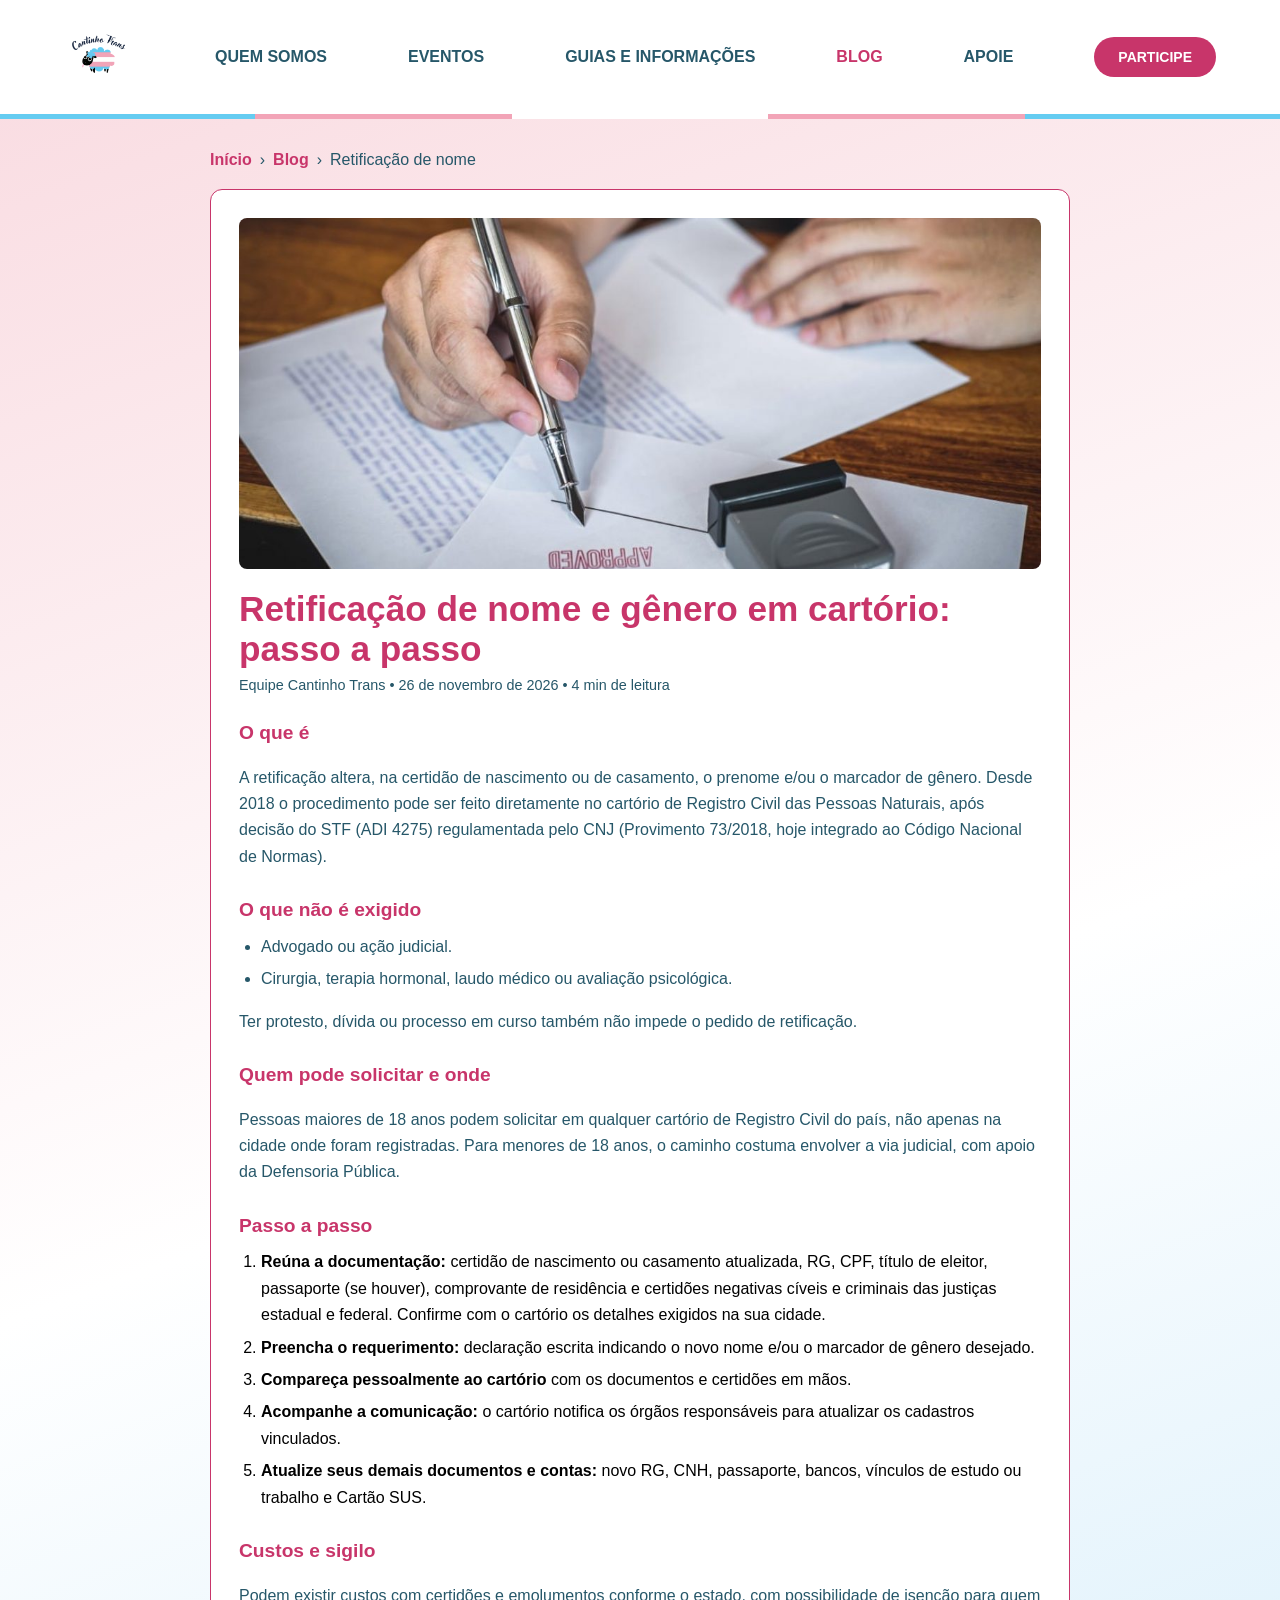
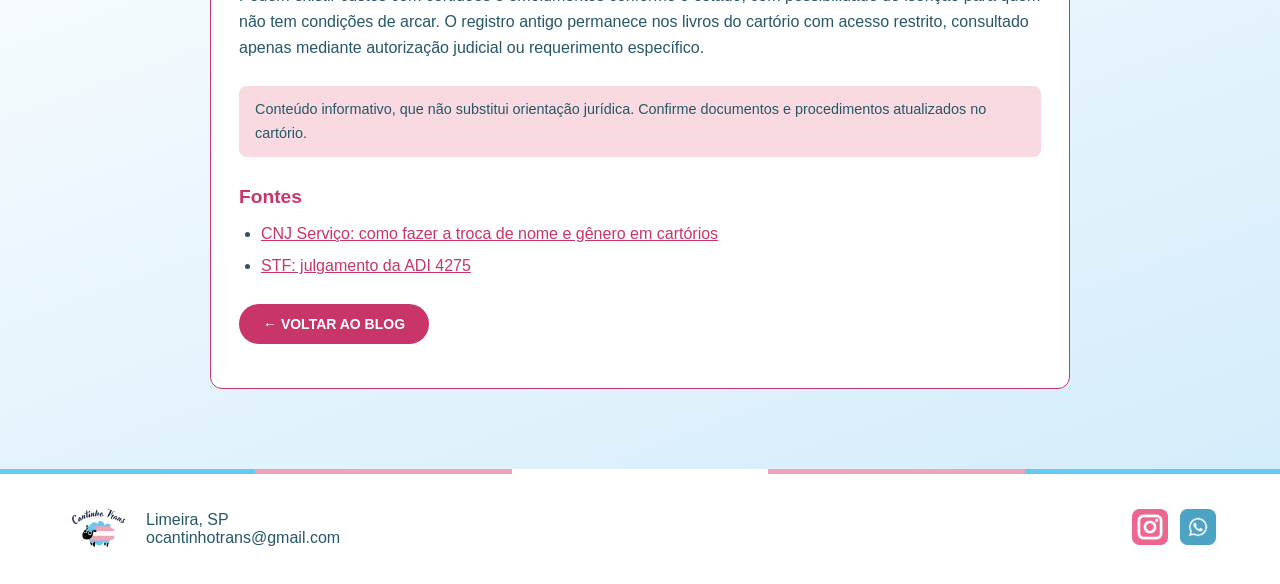
<file: post-retificacao-de-nome.html>
<!DOCTYPE html>
<html lang="pt-BR">
<head>
    <meta charset="UTF-8">
    <meta name="viewport" content="width=device-width, initial-scale=1.0">
    <title>Retificação de nome e gênero em cartório | Cantinho Trans</title>
    <link rel="icon" href="imgs/logo.png">
    <link rel="stylesheet" href="css/style.css">
</head>
<body>
    <header>
        <div class="cabecalho-conteudo">
            <nav class="navegacao">
                <a href="index.html">
                    <img class="logo" src="imgs/logo.png" alt="ovelha com listras azul, rosa e branco">
                </a>
                <a href="quem-somos.html">quem somos</a>
                <a href="eventos.html">eventos</a>
                <a href="guias.html">guias e informações</a>
                <a href="blog.html" aria-current="page">blog</a>
                <a href="apoie.html">apoie</a>
                <a class="botao" href="participe.html">participe</a>
            </nav>
        </div>
    </header>

    <main class="pagina-post">
        <nav class="breadcrumb" aria-label="Você está em">
            <a href="index.html">Início</a><span>›</span><a href="blog.html">Blog</a><span>›</span><span aria-current="page">Retificação de nome</span>
        </nav>

        <article class="post-completo">
            <div class="foto-post">
                <img src="imgs/escrita.png" alt="Mão escrevendo em papéis">
            </div>
            <h1>Retificação de nome e gênero em cartório: passo a passo</h1>
            <p class="meta-post">Equipe Cantinho Trans • 26 de novembro de 2026 • 4 min de leitura</p>

            <div class="conteudo-post">
                <h2>O que é</h2>
                <p>A retificação altera, na certidão de nascimento ou de casamento, o prenome e/ou o marcador de gênero. Desde 2018 o procedimento pode ser feito diretamente no cartório de Registro Civil das Pessoas Naturais, após decisão do STF (ADI 4275) regulamentada pelo CNJ (Provimento 73/2018, hoje integrado ao Código Nacional de Normas).</p>

                <h2>O que não é exigido</h2>
                <ul>
                    <li>Advogado ou ação judicial.</li>
                    <li>Cirurgia, terapia hormonal, laudo médico ou avaliação psicológica.</li>
                </ul>
                <p>Ter protesto, dívida ou processo em curso também não impede o pedido de retificação.</p>

                <h2>Quem pode solicitar e onde</h2>
                <p>Pessoas maiores de 18 anos podem solicitar em qualquer cartório de Registro Civil do país, não apenas na cidade onde foram registradas. Para menores de 18 anos, o caminho costuma envolver a via judicial, com apoio da Defensoria Pública.</p>

                <h2>Passo a passo</h2>
                <ol>
                    <li><strong>Reúna a documentação:</strong> certidão de nascimento ou casamento atualizada, RG, CPF, título de eleitor, passaporte (se houver), comprovante de residência e certidões negativas cíveis e criminais das justiças estadual e federal. Confirme com o cartório os detalhes exigidos na sua cidade.</li>
                    <li><strong>Preencha o requerimento:</strong> declaração escrita indicando o novo nome e/ou o marcador de gênero desejado.</li>
                    <li><strong>Compareça pessoalmente ao cartório</strong> com os documentos e certidões em mãos.</li>
                    <li><strong>Acompanhe a comunicação:</strong> o cartório notifica os órgãos responsáveis para atualizar os cadastros vinculados.</li>
                    <li><strong>Atualize seus demais documentos e contas:</strong> novo RG, CNH, passaporte, bancos, vínculos de estudo ou trabalho e Cartão SUS.</li>
                </ol>

                <h2>Custos e sigilo</h2>
                <p>Podem existir custos com certidões e emolumentos conforme o estado, com possibilidade de isenção para quem não tem condições de arcar. O registro antigo permanece nos livros do cartório com acesso restrito, consultado apenas mediante autorização judicial ou requerimento específico.</p>

                <p class="aviso-post">Conteúdo informativo, que não substitui orientação jurídica. Confirme documentos e procedimentos atualizados no cartório.</p>

                <h2>Fontes</h2>
                <ul class="fontes-post">
                    <li><a href="https://www.cnj.jus.br/cnj-servico-como-fazer-a-troca-de-nome-e-genero-em-cartorios/" target="_blank" rel="noopener noreferrer">CNJ Serviço: como fazer a troca de nome e gênero em cartórios</a></li>
                    <li><a href="https://portal.stf.jus.br/noticias/verNoticiaDetalhe.asp?idConteudo=459537" target="_blank" rel="noopener noreferrer">STF: julgamento da ADI 4275</a></li>
                </ul>
            </div>

            <p class="voltar-post"><a class="botao" href="blog.html">← voltar ao blog</a></p>
        </article>
    </main>

    <footer>
        <div class="elemento-rodape">
            <img class="logo" src="imgs/logo.png" alt="ovelha com listras azul, rosa e branco">
            <div class="contato-rodape">
                <p>Limeira, SP</p>
                <p>ocantinhotrans@gmail.com</p>
            </div>
        </div>
        <div class="elemento-rodape">
            <a href="https://www.instagram.com/cantinhotrans/" target="_blank" rel="noopener noreferrer"><img class="social" src="imgs/instagram.png" alt="Instagram do Cantinho Trans"></a>
            <a href="https://chat.whatsapp.com/CuYcqcary4wD2QZe1XbQFm" target="_blank" rel="noopener noreferrer"><img class="social" src="imgs/whatsapp.png" alt="WhatsApp do Cantinho Trans"></a>
        </div>
    </footer>
</body>
</html>
</file>
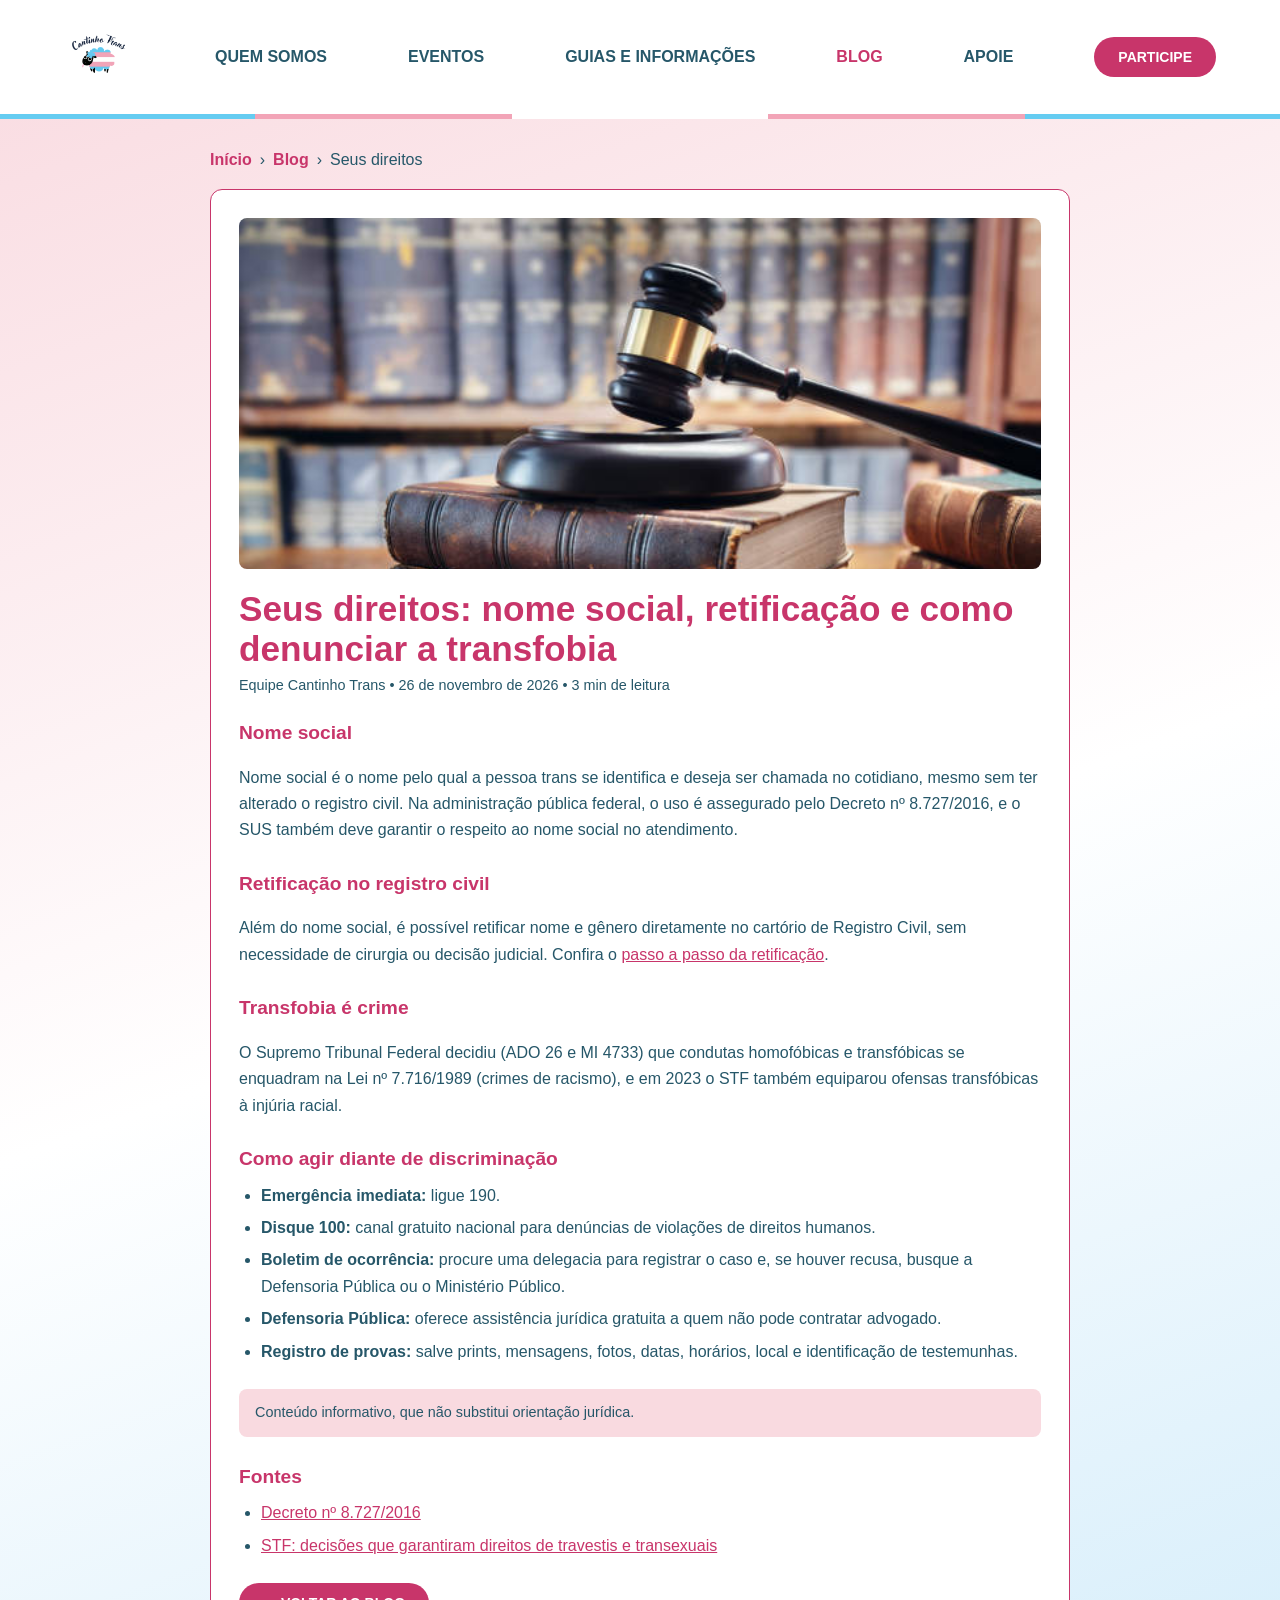
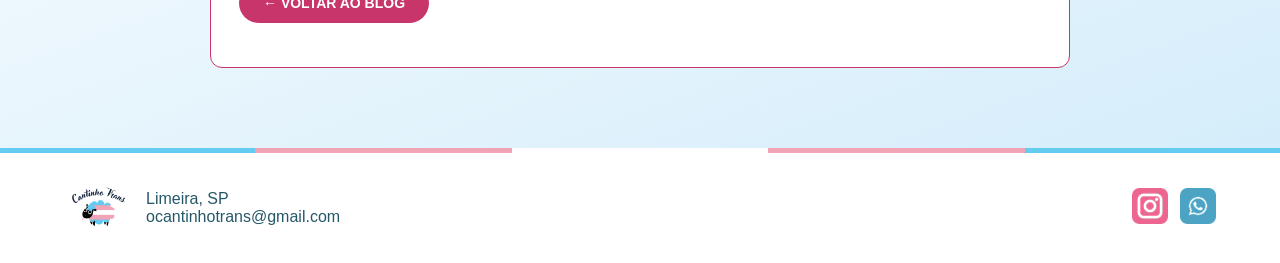
<file: post-seus-direitos.html>
<!DOCTYPE html>
<html lang="pt-BR">
<head>
    <meta charset="UTF-8">
    <meta name="viewport" content="width=device-width, initial-scale=1.0">
    <title>Seus direitos e como denunciar a transfobia | Cantinho Trans</title>
    <link rel="icon" href="imgs/logo.png">
    <link rel="stylesheet" href="css/style.css">
</head>
<body>
    <header>
        <div class="cabecalho-conteudo">
            <nav class="navegacao">
                <a href="index.html">
                    <img class="logo" src="imgs/logo.png" alt="ovelha com listras azul, rosa e branco">
                </a>
                <a href="quem-somos.html">quem somos</a>
                <a href="eventos.html">eventos</a>
                <a href="guias.html">guias e informações</a>
                <a href="blog.html" aria-current="page">blog</a>
                <a href="apoie.html">apoie</a>
                <a class="botao" href="participe.html">participe</a>
            </nav>
        </div>
    </header>

    <main class="pagina-post">
        <nav class="breadcrumb" aria-label="Você está em">
            <a href="index.html">Início</a><span>›</span><a href="blog.html">Blog</a><span>›</span><span aria-current="page">Seus direitos</span>
        </nav>

        <article class="post-completo">
            <div class="foto-post">
                <img src="imgs/lei.png" alt="Martelo de madeira batendo sobre livros">
            </div>
            <h1>Seus direitos: nome social, retificação e como denunciar a transfobia</h1>
            <p class="meta-post">Equipe Cantinho Trans • 26 de novembro de 2026 • 3 min de leitura</p>

            <div class="conteudo-post">
                <h2>Nome social</h2>
                <p>Nome social é o nome pelo qual a pessoa trans se identifica e deseja ser chamada no cotidiano, mesmo sem ter alterado o registro civil. Na administração pública federal, o uso é assegurado pelo Decreto nº 8.727/2016, e o SUS também deve garantir o respeito ao nome social no atendimento.</p>

                <h2>Retificação no registro civil</h2>
                <p>Além do nome social, é possível retificar nome e gênero diretamente no cartório de Registro Civil, sem necessidade de cirurgia ou decisão judicial. Confira o <a href="post-retificacao-de-nome.html">passo a passo da retificação</a>.</p>

                <h2>Transfobia é crime</h2>
                <p>O Supremo Tribunal Federal decidiu (ADO 26 e MI 4733) que condutas homofóbicas e transfóbicas se enquadram na Lei nº 7.716/1989 (crimes de racismo), e em 2023 o STF também equiparou ofensas transfóbicas à injúria racial.</p>

                <h2>Como agir diante de discriminação</h2>
                <ul>
                    <li><strong>Emergência imediata:</strong> ligue 190.</li>
                    <li><strong>Disque 100:</strong> canal gratuito nacional para denúncias de violações de direitos humanos.</li>
                    <li><strong>Boletim de ocorrência:</strong> procure uma delegacia para registrar o caso e, se houver recusa, busque a Defensoria Pública ou o Ministério Público.</li>
                    <li><strong>Defensoria Pública:</strong> oferece assistência jurídica gratuita a quem não pode contratar advogado.</li>
                    <li><strong>Registro de provas:</strong> salve prints, mensagens, fotos, datas, horários, local e identificação de testemunhas.</li>
                </ul>

                <p class="aviso-post">Conteúdo informativo, que não substitui orientação jurídica.</p>

                <h2>Fontes</h2>
                <ul class="fontes-post">
                    <li><a href="https://www.planalto.gov.br/ccivil_03/_ato2015-2018/2016/decreto/d8727.htm" target="_blank" rel="noopener noreferrer">Decreto nº 8.727/2016</a></li>
                    <li><a href="https://noticias.stf.jus.br/?p=52425" target="_blank" rel="noopener noreferrer">STF: decisões que garantiram direitos de travestis e transexuais</a></li>
                </ul>
            </div>

            <p class="voltar-post"><a class="botao" href="blog.html">← voltar ao blog</a></p>
        </article>
    </main>

    <footer>
        <div class="elemento-rodape">
            <img class="logo" src="imgs/logo.png" alt="ovelha com listras azul, rosa e branco">
            <div class="contato-rodape">
                <p>Limeira, SP</p>
                <p>ocantinhotrans@gmail.com</p>
            </div>
        </div>
        <div class="elemento-rodape">
            <a href="https://www.instagram.com/cantinhotrans/" target="_blank" rel="noopener noreferrer"><img class="social" src="imgs/instagram.png" alt="Instagram do Cantinho Trans"></a>
            <a href="https://chat.whatsapp.com/CuYcqcary4wD2QZe1XbQFm" target="_blank" rel="noopener noreferrer"><img class="social" src="imgs/whatsapp.png" alt="WhatsApp do Cantinho Trans"></a>
        </div>
    </footer>
</body>
</html>
</file>
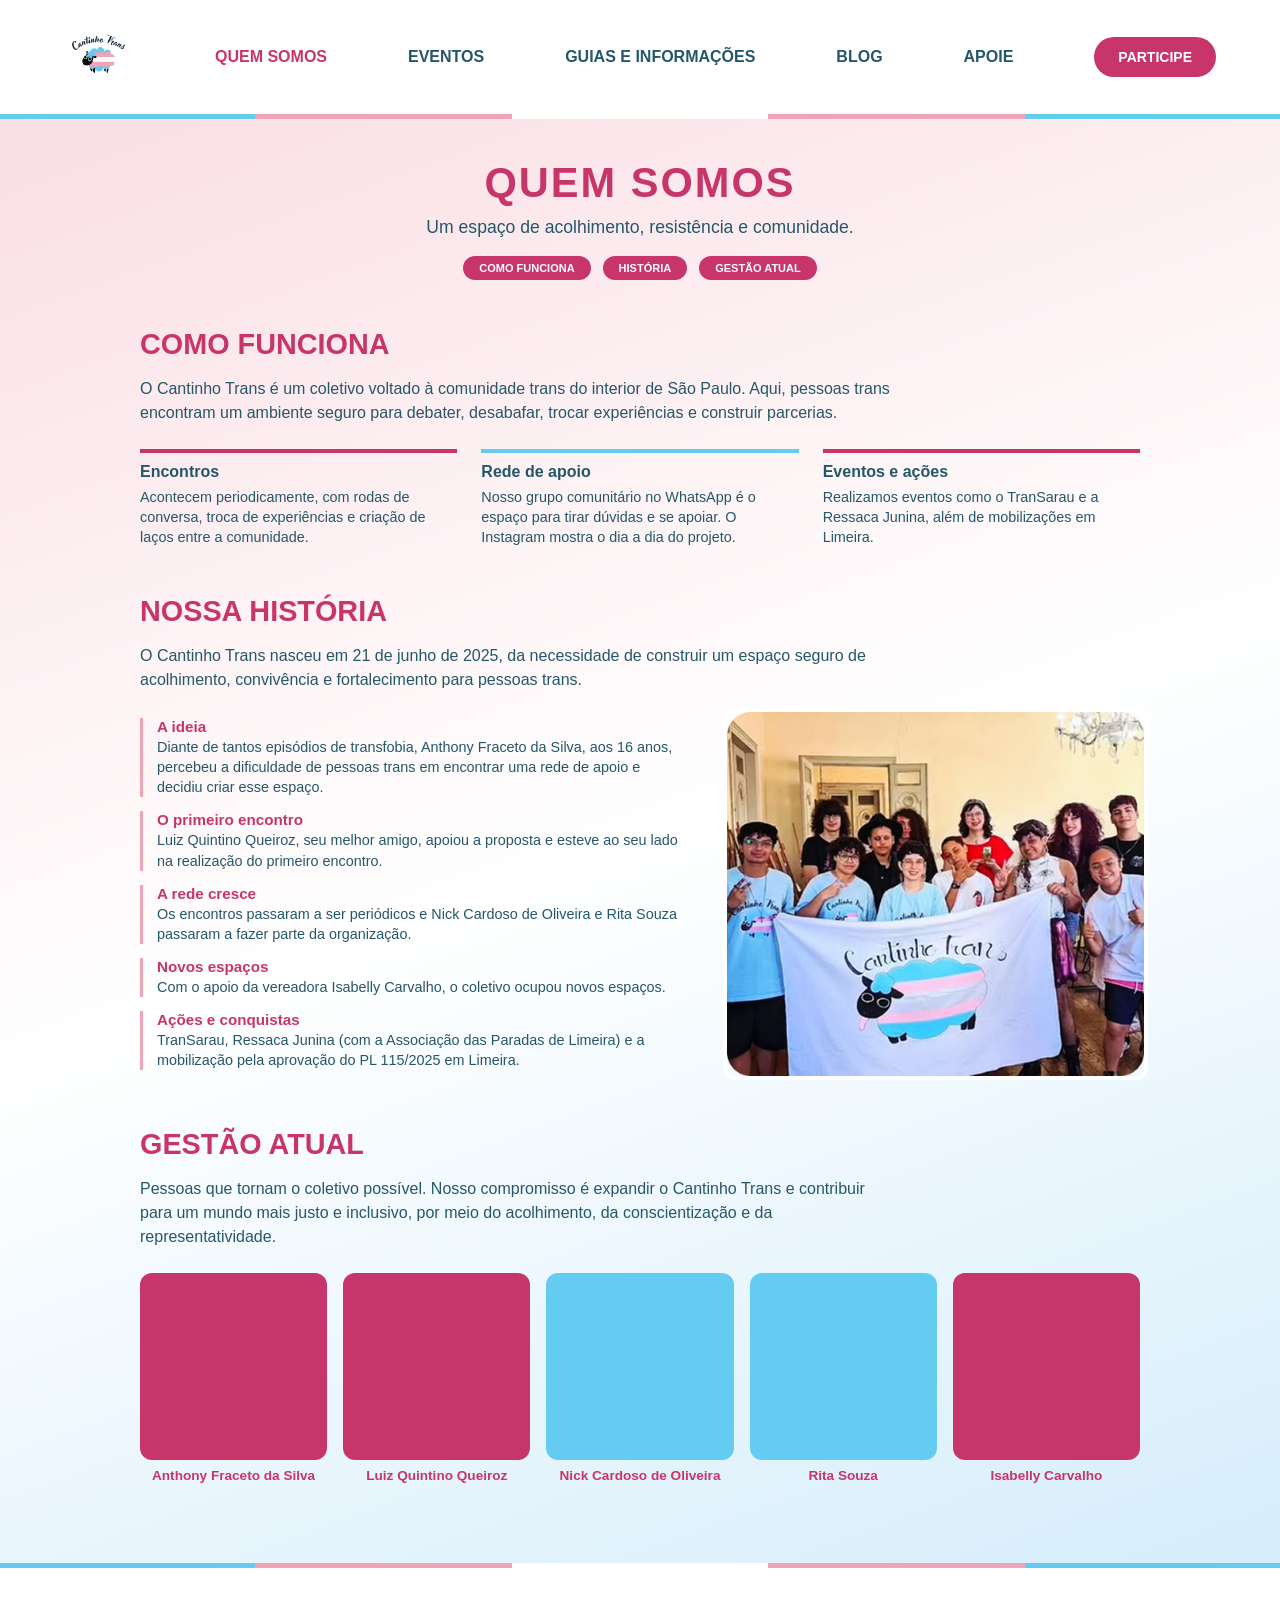
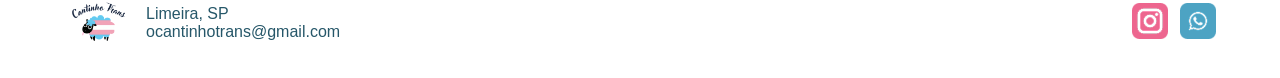
<file: quem-somos.html>
<!DOCTYPE html>
<html lang="pt-BR">
<head>
    <meta charset="UTF-8">
    <meta name="viewport" content="width=device-width, initial-scale=1.0">
    <title>Quem somos | Cantinho Trans</title>
    <link rel="icon" href="imgs/logo.png">
    <link rel="stylesheet" href="css/style.css">
</head>
<body>
    <header>
        <div class="cabecalho-conteudo">
            <nav class="navegacao">
                <a href="index.html">
                    <img class="logo" src="imgs/logo.png" alt="ovelha com listras azul, rosa e branco">
                </a>
                <a href="quem-somos.html" aria-current="page">quem somos</a>
                <a href="eventos.html">eventos</a>
                <a href="guias.html">guias e informações</a>
                <a href="blog.html">blog</a>
                <a href="apoie.html">apoie</a>
                <a class="botao" href="participe.html">participe</a>
            </nav>
        </div>
    </header>

    <main class="pagina-quem-somos">

   
        <section class="abertura">
            <h1>quem somos</h1>
            <p class="subtitulo">Um espaço de acolhimento, resistência e comunidade.</p>
            <div class="atalhos">
                <a class="botao botao-pequeno" href="#como-funciona">como funciona</a>
                <a class="botao botao-pequeno" href="#historia">história</a>
                <a class="botao botao-pequeno" href="#gestao-atual">gestão atual</a>
            </div>
        </section>


        <section id="como-funciona" class="bloco">
            <h2 class="titulo-bloco">como funciona</h2>
            <p class="texto-bloco">
                O Cantinho Trans é um coletivo voltado à comunidade trans do interior de São Paulo.
                Aqui, pessoas trans encontram um ambiente seguro para debater, desabafar, trocar
                experiências e construir parcerias.
            </p>
            <div class="colunas-funciona">
                <article class="item-funciona">
                    <h3>Encontros</h3>
                    <p>Acontecem periodicamente, com rodas de conversa, troca de experiências e criação de laços entre a comunidade.</p>
                </article>
                <article class="item-funciona">
                    <h3>Rede de apoio</h3>
                    <p>Nosso grupo comunitário no WhatsApp é o espaço para tirar dúvidas e se apoiar. O Instagram mostra o dia a dia do projeto.</p>
                </article>
                <article class="item-funciona">
                    <h3>Eventos e ações</h3>
                    <p>Realizamos eventos como o TranSarau e a Ressaca Junina, além de mobilizações em Limeira.</p>
                </article>
            </div>
        </section>

        <section id="historia" class="bloco">
            <h2 class="titulo-bloco">nossa história</h2>
            <p class="texto-bloco">
                O Cantinho Trans nasceu em 21 de junho de 2025, da necessidade de construir um espaço
                seguro de acolhimento, convivência e fortalecimento para pessoas trans.
            </p>
            <div class="historia">
                <ol class="linha-do-tempo">
                    <li>
                        <h3>A ideia</h3>
                        <p>Diante de tantos episódios de transfobia, Anthony Fraceto da Silva, aos 16 anos, percebeu a dificuldade de pessoas trans em encontrar uma rede de apoio e decidiu criar esse espaço.</p>
                    </li>
                    <li>
                        <h3>O primeiro encontro</h3>
                        <p>Luiz Quintino Queiroz, seu melhor amigo, apoiou a proposta e esteve ao seu lado na realização do primeiro encontro.</p>
                    </li>
                    <li>
                        <h3>A rede cresce</h3>
                        <p>Os encontros passaram a ser periódicos e Nick Cardoso de Oliveira e Rita Souza passaram a fazer parte da organização.</p>
                    </li>
                    <li>
                        <h3>Novos espaços</h3>
                        <p>Com o apoio da vereadora Isabelly Carvalho, o coletivo ocupou novos espaços.</p>
                    </li>
                    <li>
                        <h3>Ações e conquistas</h3>
                        <p>TranSarau, Ressaca Junina (com a Associação das Paradas de Limeira) e a mobilização pela aprovação do PL 115/2025 em Limeira.</p>
                    </li>
                </ol>
                <img class="foto-historia" src="imgs/foto-coletivo.png" alt="Integrantes e participantes do Cantinho Trans reunidos">
            </div>
        </section>

        <section id="gestao-atual" class="bloco">
            <h2 class="titulo-bloco">gestão atual</h2>
            <p class="texto-bloco">
                Pessoas que tornam o coletivo possível. Nosso compromisso é expandir o Cantinho Trans e
                contribuir para um mundo mais justo e inclusivo, por meio do acolhimento, da
                conscientização e da representatividade.
            </p>
            <!-- Trocar os blocos .foto-membro por <img> quando as fotos estiverem disponíveis -->
            <div class="gestao">
                <figure class="membro">
                    <div class="foto-membro rosa" role="img" aria-label="Espaço para a foto de Anthony Fraceto da Silva"></div>
                    <figcaption>Anthony Fraceto da Silva</figcaption>
                </figure>
                <figure class="membro">
                    <div class="foto-membro rosa" role="img" aria-label="Espaço para a foto de Luiz Quintino Queiroz"></div>
                    <figcaption>Luiz Quintino Queiroz</figcaption>
                </figure>
                <figure class="membro">
                    <div class="foto-membro azul" role="img" aria-label="Espaço para a foto de Nick Cardoso de Oliveira"></div>
                    <figcaption>Nick Cardoso de Oliveira</figcaption>
                </figure>
                <figure class="membro">
                    <div class="foto-membro azul" role="img" aria-label="Espaço para a foto de Rita Souza"></div>
                    <figcaption>Rita Souza</figcaption>
                </figure>
                <figure class="membro">
                    <div class="foto-membro rosa" role="img" aria-label="Espaço para a foto de Isabelly Carvalho"></div>
                    <figcaption>Isabelly Carvalho</figcaption>
                </figure>
            </div>
        </section>
    </main>

    <footer>
        <div class="elemento-rodape">
            <img class="logo" src="imgs/logo.png" alt="ovelha com listras azul, rosa e branco">
            <div class="contato-rodape">
                <p>Limeira, SP</p>
                <p>ocantinhotrans@gmail.com</p>
            </div>
        </div>
        <div class="elemento-rodape">
            <a href="https://www.instagram.com/cantinhotrans/" target="_blank" rel="noopener noreferrer"><img class="social" src="imgs/instagram.png" alt="Instagram do Cantinho Trans"></a>
            <a href="https://chat.whatsapp.com/CuYcqcary4wD2QZe1XbQFm" target="_blank" rel="noopener noreferrer"><img class="social" src="imgs/whatsapp.png" alt="WhatsApp do Cantinho Trans"></a>
        </div>
    </footer>
</body>
</html>
</file>
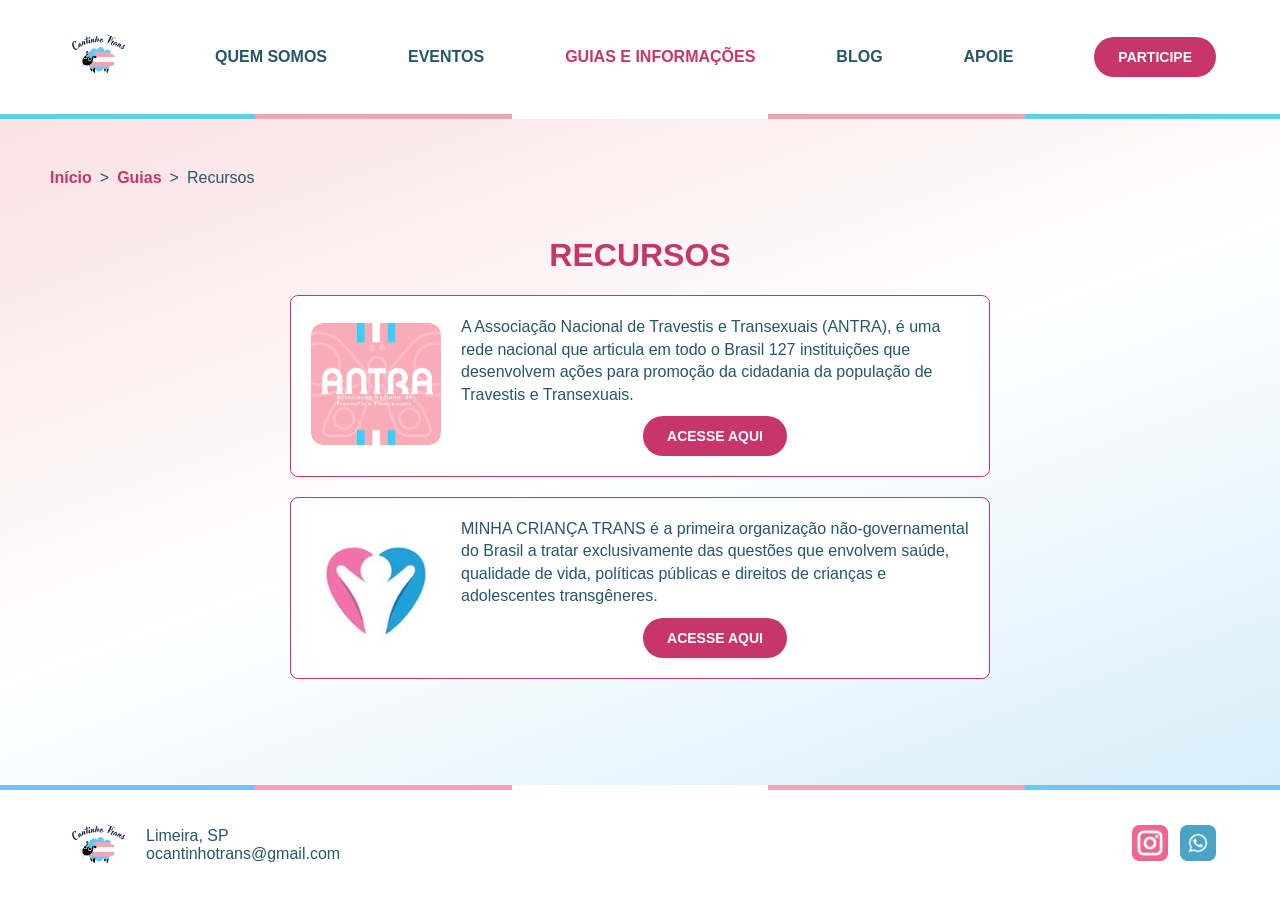
<file: recursos.html>
<!DOCTYPE html>
<html lang="pt-BR">
<head>
    <meta charset="UTF-8">
    <meta name="viewport" content="width=device-width, initial-scale=1.0">
    <title>Recursos | Cantinho Trans</title>
    <link rel="icon" href="imgs/logo.png">
    <link rel="stylesheet" href="css/style.css">
</head>
<body>
    <header>
        <div class="cabecalho-conteudo">
            <nav class="navegacao">
                <a href="index.html">
                    <img class="logo" src="imgs/logo.png" alt="ovelha com listras azul, rosa e branco">
                </a>
                <a href="quem-somos.html">quem somos</a>
                <a href="eventos.html">eventos</a>
                <a href="guias.html" aria-current="page">guias e informações</a>
                <a href="blog.html">blog</a>
                <a href="apoie.html">apoie</a>
                <a class="botao" href="participe.html">participe</a>
            </nav>
        </div>
    </header>

    <main>
        <nav class="breadcrumb" aria-label="Caminho de navegação">
    <a href="index.html">Início</a>
    <span aria-hidden="true">&gt;</span>
    <a href="guias.html">Guias</a>
    <span aria-hidden="true">&gt;</span>
    <span>Recursos</span>
    </nav>
        <h1>recursos</h1>
        <div class="container-lista">
            <div class="cartao-lista">
                <div>
                    <img src="imgs/logos/antra.png">
                </div>
                <div>
                    <p>A Associação Nacional de Travestis e Transexuais (ANTRA), é uma rede nacional que articula em todo o Brasil 127 instituições que desenvolvem ações para promoção da cidadania da população de Travestis e Transexuais.</p>
                    <a class="botao" href="https://antrabrasil.org/">acesse aqui</a>
                </div>
            </div>
            <div class="cartao-lista">
                <div>
                    <img src="imgs/logos/crianca.png">
                </div>
                <div>
                    <p>MINHA CRIANÇA TRANS é a primeira organização não-governamental do Brasil a tratar exclusivamente das questões que envolvem saúde, qualidade de vida, políticas públicas e direitos de crianças e adolescentes transgêneres.</p>
                    <a class="botao" href="https://minhacriancatrans.org/">acesse aqui</a>
                </div>
            </div>
            <div class="cartao-lista">
                <div>
                    <img src="imgs/logos/casa1.png">
                </div>
                <div>
                    <p>Fundada em 2017, a Casa 1 é um projeto da sociedade civil. Somos uma Republica de Acolhida, um Centro Cultural e uma Clínica Social. Tudo junto, pela comunidade LGBTQIAPN+!</p>
                    <a class="botao" href="https://www.casaum.org/">acesse aqui</a>
                </div>
            </div>
            <div class="cartao-lista">
                <div>
                    <img src="imgs/logos/transempregos.png">
                </div>
                <div>
                    <p>TRANSEMPREGOS: O maior portal de vagas e currículos para pessoas Trans do Brasil</p>
                    <a class="botao" href="https://www.transempregos.com.br/">acesse aqui</a>
                </div>
            </div>
            <div class="cartao-lista">
                <div>
                    <img src="imgs/logos/ibrat.png">
                </div>
                <div>
                    <p>Nosso objetivo principal é atuar na defesa das pautas transmasculinas em frentes que são essenciais para a vida: educação, política, trabalho, saúde e cultura, tendo uma abordagem incisiva - sem deixar de fazer articulações necessárias, e usando estratégias  de comunicação, arte e história para tal. </p>
                    <a class="botao" href="https://www.ibratsp.com/">acesse aqui</a>
                </div>
            </div>
            <div class="cartao-lista">
                <div>
                    <img src="imgs/logos/diversificadev.png">
                </div>
                <div>
                    <p>DIVERSIFICADEV:
    Oferecemos cursos gratuitos em uma rede segura, com apoio emocional e acolhimento para pessoas trans, travestis, não-bináries e outras identidades sub-representadas.</p>
                    <a class="botao" href="https://diversifica.dev/">acesse aqui</a>
                </div>
            </div>
            <div class="cartao-lista">
                <div>
                    <img src="imgs/logos/codnb.png">
                </div>
                <div>
                    <p>Uma organização da sociedade civil que trabalha para que a diversidade, a inclusão e a equidade estejam no cerne das práticas de tecnologia e política, para garantir que soluções nesses setores sejam desenvolvidas e implementadas de maneira a proteger e defender os direitos e as liberdades de todes.</p>
                    <a class="botao" href="https://codigonaobinario.org/">acesse aqui</a>
                </div>
            </div>
            <div class="cartao-lista">
                <div>
                    <img src="imgs/logos/marsha.png">
                </div>
                <div>
                    <p>Ambiente acolhedor para integrar, representar e apoiar a comunidade LGBTQIAPN+ na Universidade Estadual de Campinas!</p>
                    <a class="botao" href="https://www.instagram.com/marsha_pelo_orgulho/">acesse aqui</a>
                </div>
            </div>
            <div class="cartao-lista">
                <div>
                    <img src="imgs/logos/valetudo.png">
                </div>
                <div>
                    <p>VALE TUDO: Coletivo LGBTQIAPN+ do Colégio Técnico de Limeira (COTIL).</p>
                    <a class="botao" href="https://www.instagram.com/valetudo.cotil/">acesse aqui</a>
                </div>
            </div>
    </main>

    <footer>
        <div class="elemento-rodape">
            <img class="logo" src="imgs/logo.png" alt="ovelha com listras azul, rosa e branco">
            <div class="contato-rodape">
                <p>Limeira, SP</p>
                <p>ocantinhotrans@gmail.com</p>
            </div>
        </div>
        <div class="elemento-rodape">
            <a href="https://www.instagram.com/cantinhotrans/" target="_blank" rel="noopener noreferrer"><img class="social" src="imgs/instagram.png" alt="Instagram do Cantinho Trans"></a>
            <a href="https://chat.whatsapp.com/CuYcqcary4wD2QZe1XbQFm" target="_blank" rel="noopener noreferrer"><img class="social" src="imgs/whatsapp.png" alt="WhatsApp do Cantinho Trans"></a>
        </div>
    </footer>
</body>
</html>
</file>
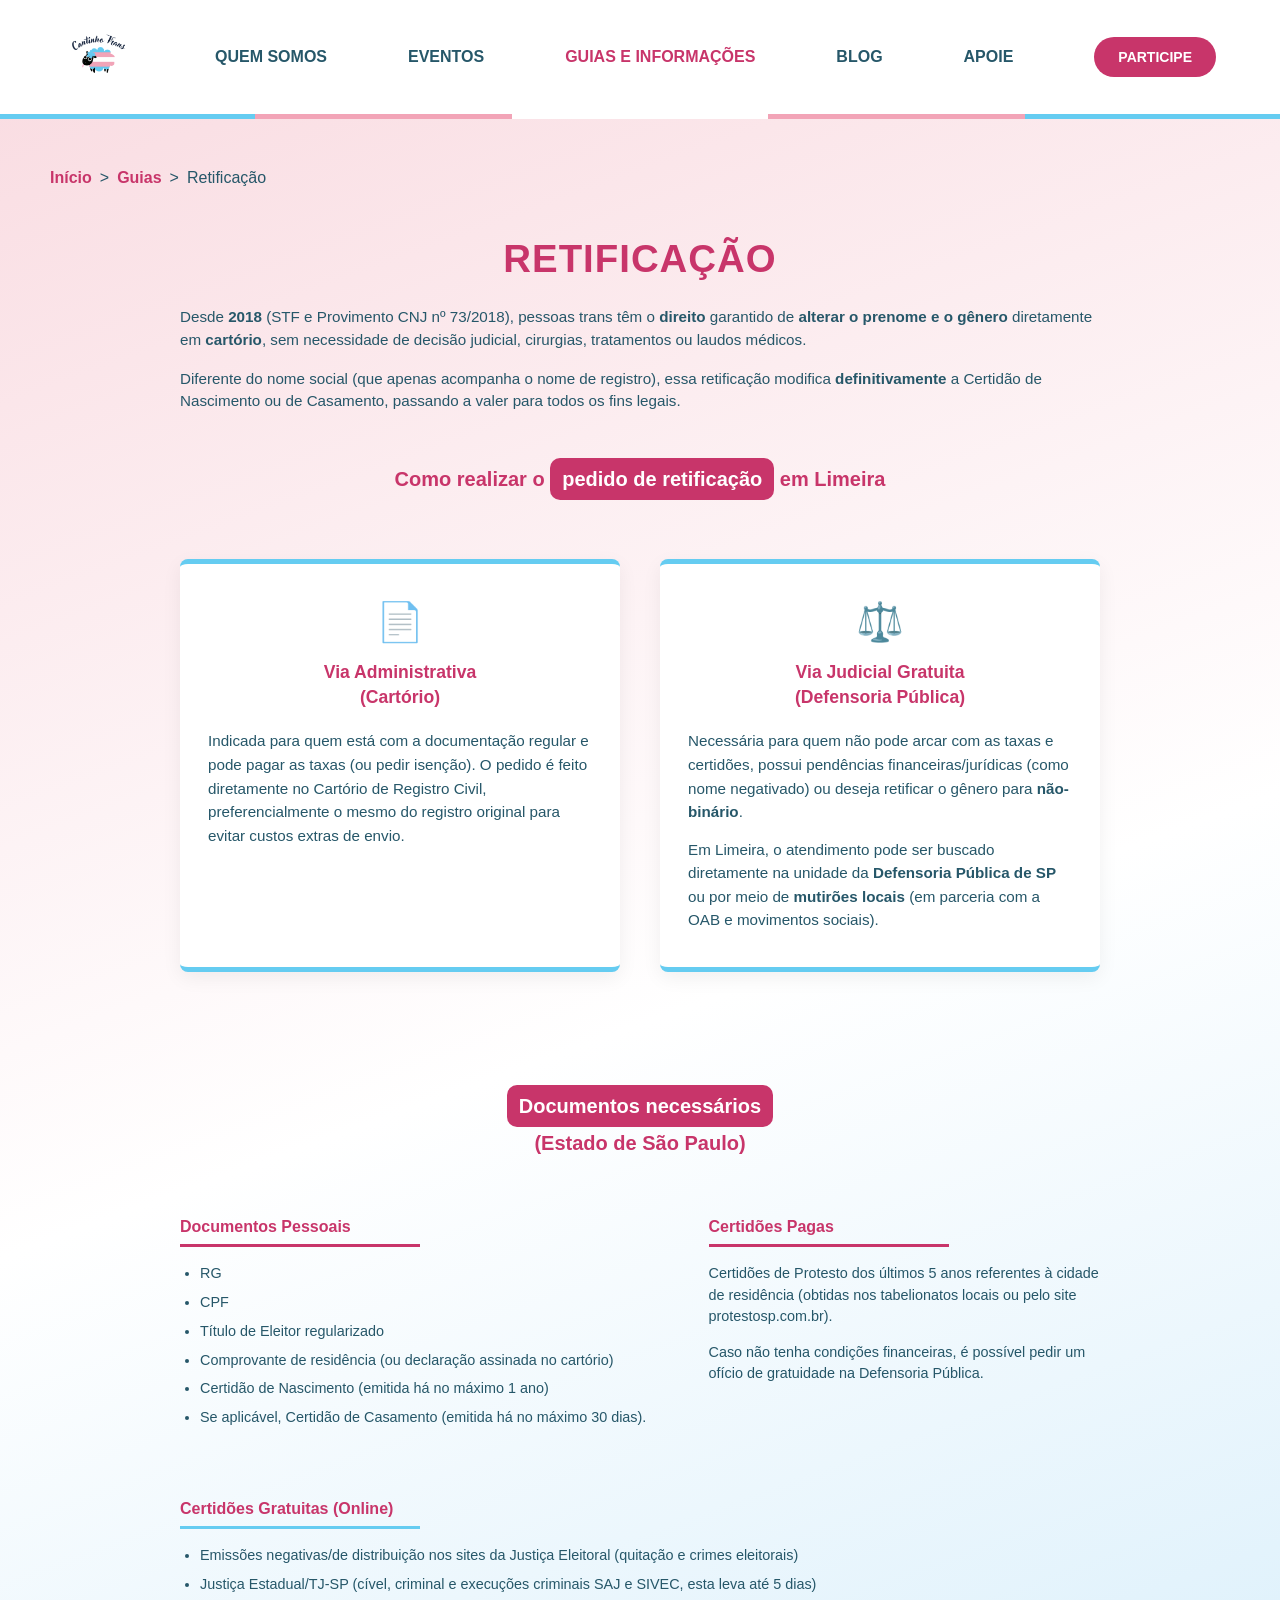
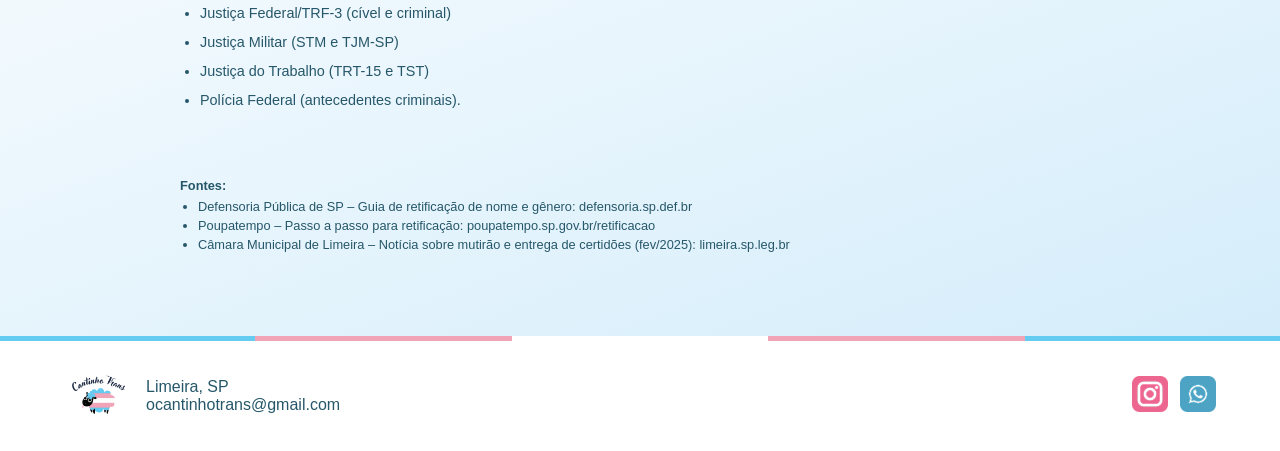
<file: retificacao.html>
<!DOCTYPE html>
<html lang="pt-BR">
<head>
    <meta charset="UTF-8">
    <meta name="viewport" content="width=device-width, initial-scale=1.0">
    <title>Retificação | Cantinho Trans</title>
    <link rel="icon" href="imgs/logo.png">
    <link rel="stylesheet" href="css/style.css">
    <link rel="stylesheet" href="css/retificacao.css">
</head>
<body>
    <header>
        <div class="cabecalho-conteudo">
            <nav class="navegacao">
                <a href="index.html">
                    <img class="logo" src="imgs/logo.png" alt="ovelha com listras azul, rosa e branco">
                </a>
                <a href="quem-somos.html">quem somos</a>
                <a href="eventos.html">eventos</a>
                <a href="guias.html" aria-current="page">guias e informações</a>
                <a href="blog.html">blog</a>
                <a href="apoie.html">apoie</a>
                <a class="botao" href="participe.html">participe</a>
            </nav>
        </div>
    </header>

    <main>
        <nav class="breadcrumb" aria-label="Caminho de navegação">
            <a href="index.html">Início</a>
            <span aria-hidden="true">&gt;</span>
            <a href="guias.html">Guias</a>
            <span aria-hidden="true">&gt;</span>
            <span>Retificação</span>
        </nav>

        <div class="pagina-retificacao">
            
            <div class="page-header">
                <h1 class="titulo-pagina">RETIFICAÇÃO</h1>
                
                <div class="intro-text">
                    <p>
                        Desde <strong>2018</strong> (STF e Provimento CNJ nº 73/2018), pessoas trans têm o <strong>direito</strong> garantido de <strong>alterar o prenome e o gênero</strong> diretamente em <strong>cartório</strong>, sem necessidade de decisão judicial, cirurgias, tratamentos ou laudos médicos.
                    </p>
                    <p>
                        Diferente do nome social (que apenas acompanha o nome de registro), essa retificação modifica <strong>definitivamente</strong> a Certidão de Nascimento ou de Casamento, passando a valer para todos os fins legais.
                    </p>
                </div>
            </div>

            
            <section class="vias-section">
                <h2 class="subtitulo-destaque">
                    Como realizar o <span class="badge-rosa">pedido de retificação</span> em Limeira
                </h2>

               
                <div class="cards-grid">
                    
                    <article class="via-card card-rosa">
                        <div class="card-icon" aria-hidden="true">
                            📄
                        </div>
                        <h3>Via Administrativa<br>(Cartório)</h3>
                        <p>
                            Indicada para quem está com a documentação regular e pode pagar as taxas (ou pedir isenção). O pedido é feito diretamente no Cartório de Registro Civil, preferencialmente o mesmo do registro original para evitar custos extras de envio.
                        </p>
                    </article>

                 
                    <article class="via-card card-azul">
                        <div class="card-icon" aria-hidden="true">
                            ⚖️
                        </div>
                        <h3>Via Judicial Gratuita<br>(Defensoria Pública)</h3>
                        <p>
                            Necessária para quem não pode arcar com as taxas e certidões, possui pendências financeiras/jurídicas (como nome negativado) ou deseja retificar o gênero para <strong>não-binário</strong>.
                        </p>
                        <p>
                            Em Limeira, o atendimento pode ser buscado diretamente na unidade da <strong>Defensoria Pública de SP</strong> ou por meio de <strong>mutirões locais</strong> (em parceria com a OAB e movimentos sociais).
                        </p>
                    </article>
                </div>
            </section>

          
            <section class="documentos-section">
                <h2 class="subtitulo-central">
                    <span class="badge-rosa">Documentos necessários</span><br>
                    (Estado de São Paulo)
                </h2>

                <div class="docs-columns">
                    
                    <div class="doc-block">
                        <h3 class="doc-title-rosa">Documentos Pessoais</h3>
                        <ul class="doc-list">
                            <li>RG</li>
                            <li>CPF</li>
                            <li>Título de Eleitor regularizado</li>
                            <li>Comprovante de residência (ou declaração assinada no cartório)</li>
                            <li>Certidão de Nascimento (emitida há no máximo 1 ano)</li>
                            <li>Se aplicável, Certidão de Casamento (emitida há no máximo 30 dias).</li>
                        </ul>
                    </div>

                    
                    <div class="doc-block">
                        <h3 class="doc-title-rosa">Certidões Pagas</h3>
                        <p class="doc-p">
                            Certidões de Protesto dos últimos 5 anos referentes à cidade de residência (obtidas nos tabelionatos locais ou pelo site protestosp.com.br).
                        </p>
                        <p class="doc-p">
                            Caso não tenha condições financeiras, é possível pedir um ofício de gratuidade na Defensoria Pública.
                        </p>
                    </div>
                </div>

                
                <div class="doc-block full-width-doc">
                    <h3 class="doc-title-azul">Certidões Gratuitas (Online)</h3>
                    <ul class="doc-list">
                        <li>Emissões negativas/de distribuição nos sites da Justiça Eleitoral (quitação e crimes eleitorais)</li>
                        <li>Justiça Estadual/TJ-SP (cível, criminal e execuções criminais SAJ e SIVEC, esta leva até 5 dias)</li>
                        <li>Justiça Federal/TRF-3 (cível e criminal)</li>
                        <li>Justiça Militar (STM e TJM-SP)</li>
                        <li>Justiça do Trabalho (TRT-15 e TST)</li>
                        <li>Polícia Federal (antecedentes criminais).</li>
                    </ul>
                </div>
            </section>

            
            <aside class="fontes-box">
                <p><strong>Fontes:</strong></p>
                <ul>
                    <li>Defensoria Pública de SP – Guia de retificação de nome e gênero: defensoria.sp.def.br</li>
                    <li>Poupatempo – Passo a passo para retificação: poupatempo.sp.gov.br/retificacao</li>
                    <li>Câmara Municipal de Limeira – Notícia sobre mutirão e entrega de certidões (fev/2025): limeira.sp.leg.br</li>
                </ul>
            </aside>

        
        </div>
    </main>

    <footer>
        <div class="elemento-rodape">
            <img class="logo" src="imgs/logo.png" alt="ovelha com listras azul, rosa e branco">
            <div class="contato-rodape">
                <p>Limeira, SP</p>
                <p>ocantinhotrans@gmail.com</p>
            </div>
        </div>
        <div class="elemento-rodape">
            <a href="https://www.instagram.com/cantinhotrans/" target="_blank" rel="noopener noreferrer"><img class="social" src="imgs/instagram.png" alt="Instagram do Cantinho Trans"></a>
            <a href="https://chat.whatsapp.com/CuYcqcary4wD2QZe1XbQFm" target="_blank" rel="noopener noreferrer"><img class="social" src="imgs/whatsapp.png" alt="WhatsApp do Cantinho Trans"></a>
        </div>
    </footer>
</body>
</html>
</file>
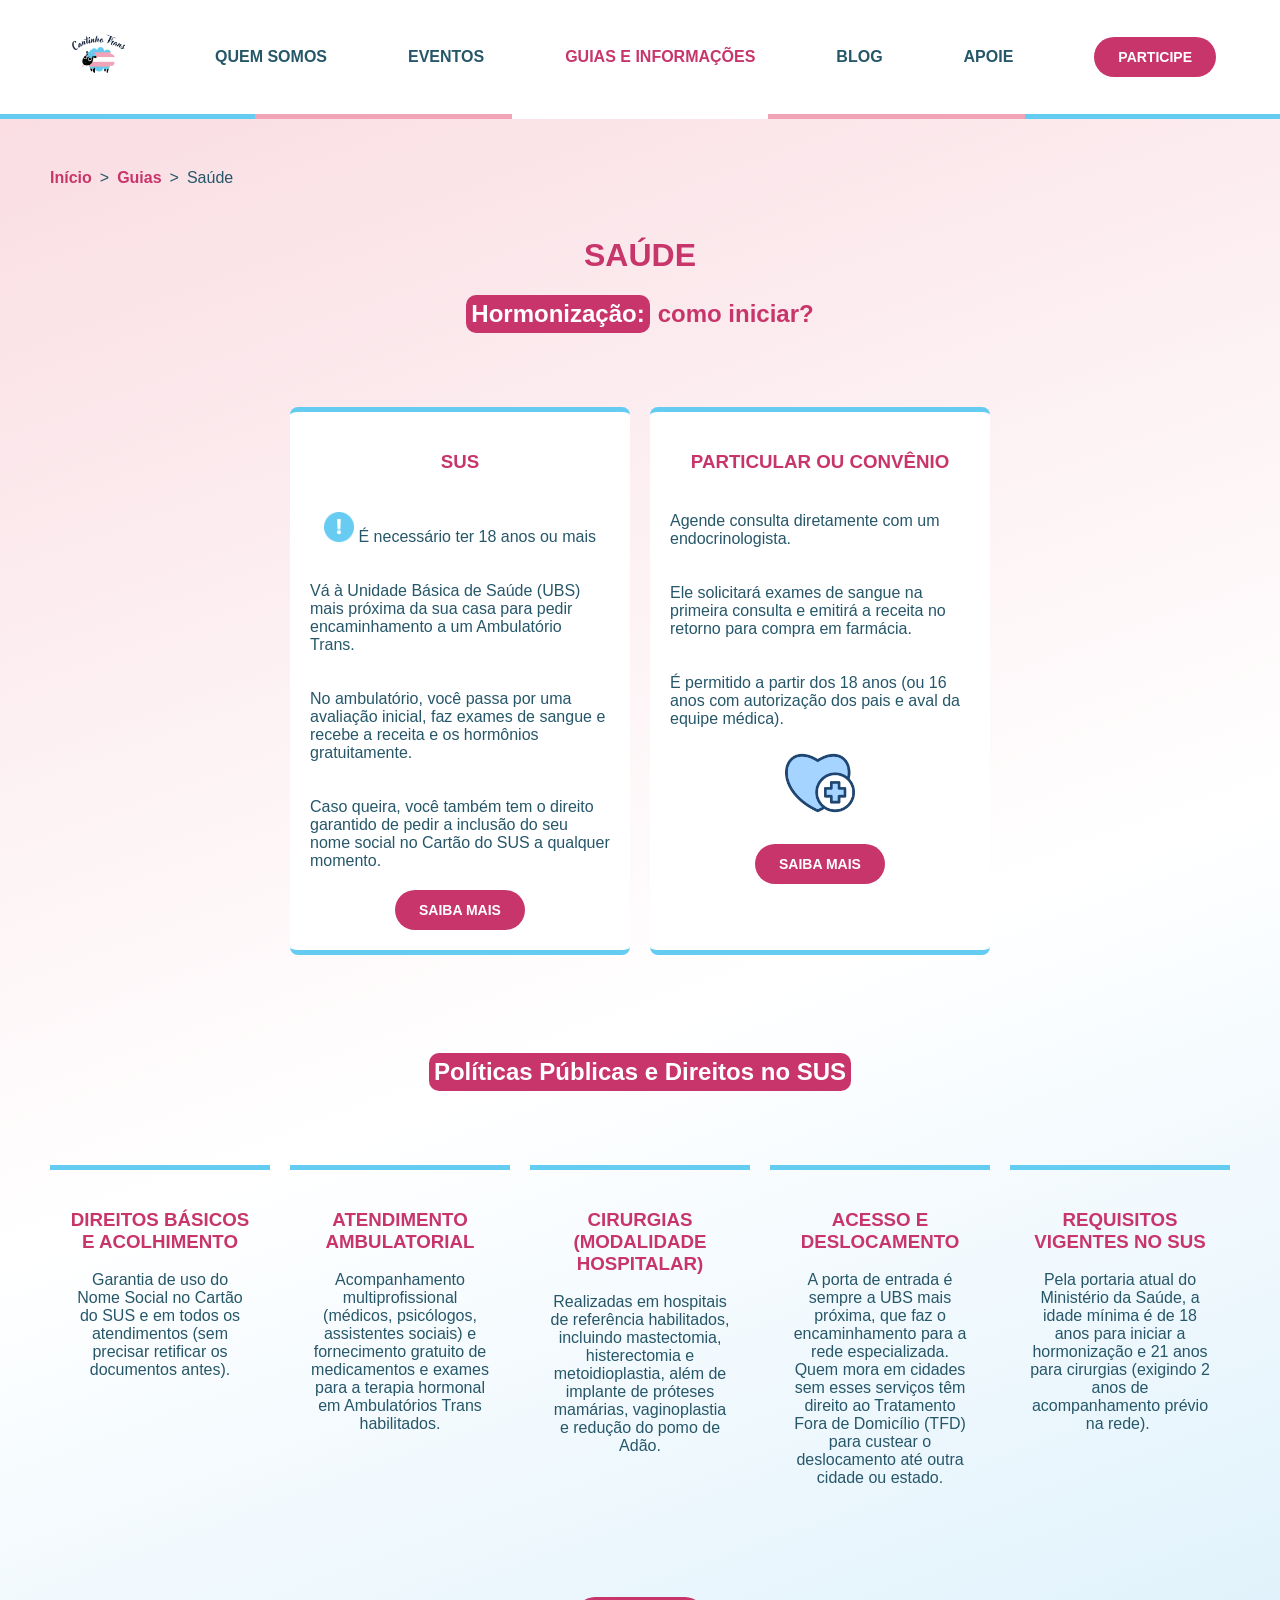
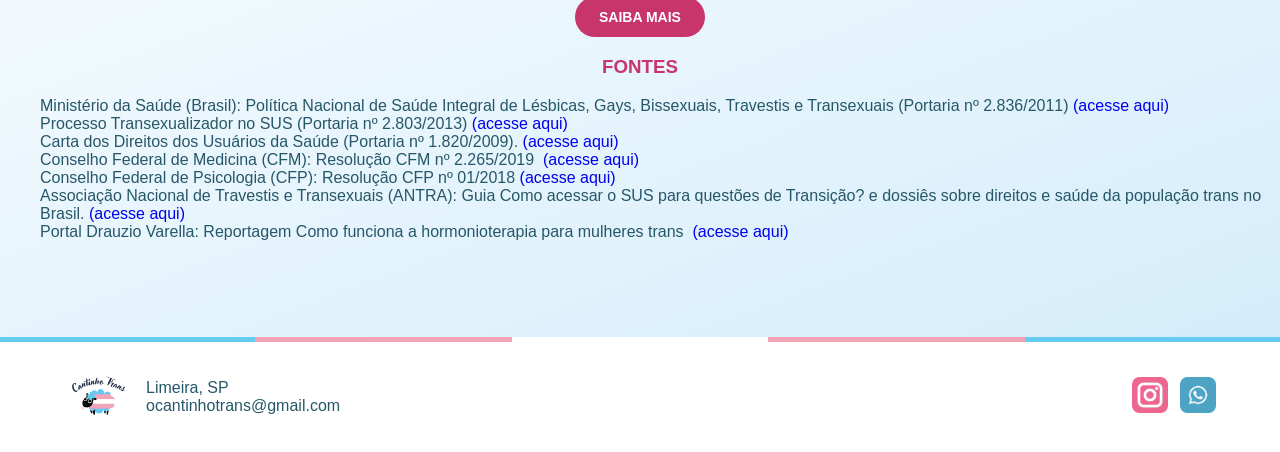
<file: saude.html>
<!DOCTYPE html>
<html lang="pt-BR">
<head>
    <meta charset="UTF-8">
    <meta name="viewport" content="width=device-width, initial-scale=1.0">
    <title>Saúde | Cantinho Trans</title>
    <link rel="icon" href="imgs/logo.png">
    <link rel="stylesheet" href="css/style.css">
</head>
<body>
    <header>
        <div class="cabecalho-conteudo">
            <nav class="navegacao">
                <a href="index.html">
                    <img class="logo" src="imgs/logo.png" alt="ovelha com listras azul, rosa e branco">
                </a>
                <a href="quem-somos.html">quem somos</a>
                <a href="eventos.html">eventos</a>
                <a href="guias.html" aria-current="page">guias e informações</a>
                <a href="blog.html">blog</a>
                <a href="apoie.html">apoie</a>
                <a class="botao" href="participe.html">participe</a>
            </nav>
        </div>
    </header>

    <main>
        <nav class="breadcrumb" aria-label="Caminho de navegação">
        <a href="index.html">Início</a>
        <span aria-hidden="true">&gt;</span>
        <a href="guias.html">Guias</a>
        <span aria-hidden="true">&gt;</span>
    <span>Saúde</span>
    </nav>
        <h1>Saúde</h1>
        <section>
            <div class="container-titulo-saude">
                <h2 class="titulo-destaque-saude">Hormonização:</h2>
                <h2 class="titulo-saude">como iniciar?</h2>
            </div>
            <div class="container">
                <div class="cartao-redondo">
                    <h3>SUS</h3>
                    <p> <img class="aviso" src="imgs/aviso.png" alt="ponto de exclamação">  É necessário ter 18 anos ou mais</p>
                    <p>Vá à Unidade Básica de Saúde (UBS) mais próxima da sua casa para pedir encaminhamento a um Ambulatório Trans.</p>

                    <p>No ambulatório, você passa por uma avaliação inicial, faz exames de sangue e recebe a receita e os hormônios gratuitamente.</p>

                    <p>Caso queira, você também tem o direito garantido de pedir a inclusão do seu nome social no Cartão do SUS a qualquer momento.</p>
                    <a class="botao" href="https://www.saude.mg.gov.br/wp-content/uploads/2019/03/PORTARIA-No-2.803-Processo-Transexualizador-383.pdf">Saiba mais</a>
                </div>
                <div class="cartao-redondo">
                    <h3>Particular ou Convênio</h3>
                    <p>Agende consulta diretamente com um endocrinologista. </p>

                    <p>Ele solicitará exames de sangue na primeira consulta e emitirá a receita no retorno para compra em farmácia. </p>

                    <p>É permitido a partir dos 18 anos (ou 16 anos com autorização dos pais e aval da equipe médica).</p>
                    <img class="coracao" src="imgs/blueheart.png">
                    <br>
                    <a class="botao" href="https://sistemas.cfm.org.br/normas/visualizar/resolucoes/BR/2019/2265">Saiba mais</a>
                </div>
            </div>
        </section>
        <section>
            <h2 class="titulo-destaque-saude">Políticas Públicas e Direitos no SUS</h2>
            <div class="container">
                <div class="cartao-reto">
                    <h3>Direitos Básicos e Acolhimento</h3>
                    <p>Garantia de uso do Nome Social no Cartão do SUS e em todos os atendimentos (sem precisar retificar os documentos antes).</p>
                </div>
                <div class="cartao-reto">
                    <h3>Atendimento Ambulatorial</h3>
                    <p>Acompanhamento multiprofissional (médicos, psicólogos, assistentes sociais) e fornecimento gratuito de medicamentos e exames para a terapia hormonal em Ambulatórios Trans habilitados.</p>
                </div>
                <div class="cartao-reto">
                    <h3>Cirurgias (Modalidade Hospitalar)</h3>
                    <p>Realizadas em hospitais de referência habilitados, incluindo mastectomia, histerectomia e metoidioplastia, além de implante de próteses mamárias, vaginoplastia e redução do pomo de Adão.</p>
                </div>
                <div class="cartao-reto">
                    <h3>Acesso e Deslocamento</h3>
                    <p>A porta de entrada é sempre a UBS mais próxima, que faz o encaminhamento para a rede especializada. Quem mora em cidades sem esses serviços têm direito ao Tratamento Fora de Domicílio (TFD) para custear o deslocamento até outra cidade ou estado.</p>
                </div>
                <div class="cartao-reto">
                    <h3>Requisitos vigentes no SUS</h3>
                    <p>Pela portaria atual do Ministério da Saúde, a idade mínima é de 18 anos para iniciar a hormonização e 21 anos para cirurgias (exigindo 2 anos de acompanhamento prévio na rede). </p>
                </div>
            </div>
            <a class="botao" href="https://antrabrasil.org/2020/07/27/como-acessar-o-sus-para-questoes-de-transicao/">Saiba mais</a>
        </section>
        <div>
            <h3>Fontes</h3>
            <ul>
                <li>Ministério da Saúde (Brasil): Política Nacional de Saúde Integral de Lésbicas, Gays, Bissexuais, Travestis e Transexuais (Portaria nº 2.836/2011) <a href="https://drive.prefeitura.sp.gov.br/cidade/secretarias/upload/saude/PORTARIA2836_11_Politica_Nacional_LGBT.pdf">(acesse aqui)</a></li>
                
                <li>Processo Transexualizador no SUS (Portaria nº 2.803/2013) <a href="https://www.saude.mg.gov.br/wp-content/uploads/2019/03/PORTARIA-No-2.803-Processo-Transexualizador-383.pdf">(acesse aqui)</a></li>
                    
                <li>Carta dos Direitos dos Usuários da Saúde (Portaria nº 1.820/2009). <a href="https://www.cremeb.org.br/wp-content/uploads/2017/06/PORT-MS_GM-1820-2009.pdf">(acesse aqui)</a></li>

                <li>Conselho Federal de Medicina (CFM): Resolução CFM nº 2.265/2019  <a href="https://sistemas.cfm.org.br/normas/visualizar/resolucoes/BR/2019/2265">(acesse aqui)</a></li>

                <li>Conselho Federal de Psicologia (CFP): Resolução CFP nº 01/2018 <a href="https://site.cfp.org.br/wp-content/uploads/2018/01/Resolu%C3%A7%C3%A3o-CFP-01-2018.pdf">(acesse aqui)</a></li>

                <li>Associação Nacional de Travestis e Transexuais (ANTRA): Guia Como acessar o SUS para questões de Transição? e dossiês sobre direitos e saúde da população trans no Brasil. <a href="https://antrabrasil.org/2020/07/27/como-acessar-o-sus-para-questoes-de-transicao/">(acesse aqui)</a></li>

                <li>Portal Drauzio Varella: Reportagem Como funciona a hormonioterapia para mulheres trans  <a href="https://drauziovarella.uol.com.br/endocrinologia/como-funciona-a-hormonioterapia-para-mulheres-trans/">(acesse aqui)</a></li>
            </ul>
        </div>
    </main>

    <footer>
        <div class="elemento-rodape">
            <img class="logo" src="imgs/logo.png" alt="ovelha com listras azul, rosa e branco">
            <div class="contato-rodape">
                <p>Limeira, SP</p>
                <p>ocantinhotrans@gmail.com</p>
            </div>
        </div>
        <div class="elemento-rodape">
            <a href="https://www.instagram.com/cantinhotrans/" target="_blank" rel="noopener noreferrer"><img class="social" src="imgs/instagram.png" alt="Instagram do Cantinho Trans"></a>
            <a href="https://chat.whatsapp.com/CuYcqcary4wD2QZe1XbQFm" target="_blank" rel="noopener noreferrer"><img class="social" src="imgs/whatsapp.png" alt="WhatsApp do Cantinho Trans"></a>
        </div>
    </footer>
</body>
</html>
</file>
<file: css/style.css>
:root {
    --rosa-escuro: #C8356A;
    --azul-claro: #65CCF1;
    --rosa-fundo: #F9DAE0;
    --azul-fundo:#D0EBFA ;
    --azul-escuro:#265769;
    --branco-fundo: #FFFFFF;
    --rosa-claro: #F2A4B7;
}

.logo {
    height: 70px;
    width: auto;
    flex-shrink: 0;
}

header{
    width: 100%;
    box-sizing: border-box;
    padding: 20px 5%;
    border-bottom: 5px solid transparent;
    border-image: linear-gradient(
        to right,
        var(--azul-claro) 0 20%,
        var(--rosa-claro) 20% 40%,
        #fff 40% 60%,
        var(--rosa-claro) 60% 80%,
        var(--azul-claro) 80%
    ) 1;
    background: var(--branco-fundo);
    margin: 0;
}

.cabecalho-conteudo {
  width: 100%;
}

.navegacao {
  display: flex;
  align-items: center;
  justify-content: space-between;
  gap: 24px;
  width: 100%;
}

footer{
    display: flex;
    justify-content: space-between;
    align-items: center;
    padding: 20px 5%;
    border-top: 5px solid transparent;
    border-image: linear-gradient(
        to right,
        var(--azul-claro) 0 20%,
        var(--rosa-claro) 20% 40%,
        #fff 40% 60%,
        var(--rosa-claro) 60% 80%,
        var(--azul-claro) 80%
    ) 1;  
    background: var(--branco-fundo);
    margin-top: 80px;
}

.elemento-rodape {
  display: flex;
  align-items: center;
  gap: 12px;
}

body{
    font-family: 'Trebuchet MS', 'Lucida Sans Unicode', 'Lucida Grande', 'Lucida Sans', Arial, sans-serif;
    background: linear-gradient(160deg,var(--rosa-fundo),var(--branco-fundo),var(--azul-fundo));
    min-height: 100vh;
    margin: 0px;
    text-align: center;
}

h1, h2, h3{
    text-transform: uppercase;
    color: var(--rosa-escuro);
}

p{
    color: var(--azul-escuro);
}

a{
    text-decoration: none;
}

a:hover {
    color: var(--rosa-escuro);
}

section + section{
    margin-top: 48px;
}


section{
    display: flex;
    flex-direction: column;
    align-items: center;
    gap: 24px;
}

.navegacao a {
    text-transform: uppercase;
    font-weight: bold;
    color: var(--azul-escuro);
}

.navegacao a:hover {
    color: var(--rosa-escuro);
}

.navegacao button{
    color: var(--branco-fundo);
}

.botao{
    background: var(--rosa-escuro);
    padding: 12px 24px;
    border: none;
    border-radius: 50px;
    color: var(--branco-fundo);
    font-size: 14px;
    cursor: pointer;
    text-transform: uppercase;
    font-weight: bold;
}

.botao:hover {
  background: var(--azul-claro);
}

ul{
    list-style: none;
    text-align: start;
    color: var(--azul-escuro);
}

.container{
    display: flex;
    gap: 20px;
    margin: 50px;
}

.cartao-redondo{
    background: var(--branco-fundo);
    flex: 1;
    padding: 20px;
    border-radius: 8px;
    border-top: 5px solid var(--azul-claro);
    border-bottom: 5px solid var(--azul-claro);
    display: flex;
    flex-direction: column;
    align-items: center;
    gap: 4px;
    width: 300px;
}

.cartao-redondo p{
    text-align: start;
}

.cartao-reto{
    flex: 1;
    padding: 20px;
    border-top: 5px solid var(--azul-claro);
}

.cartao-lista{
    display: flex;
    align-items: center;
    gap: 20px;
    background: var(--branco-fundo);
    padding: 20px;
    border-radius: 8px;
    border: 1.5px solid var(--rosa-escuro)
}

.container-lista{
    display: flex;
    flex-direction: column;
    gap: 20px;
    max-height: 400px;
    width: 700px;
    overflow-y: auto;
    margin-inline: auto;
}

.cartao-lista img{
    width: 130px;
    flex: 0 0 auto;
    object-fit: cover;
    border-radius: 12px;
}

.cartao-lista p{
    margin: 0 0 10px;
    text-align: left;
    line-height: 1.4;
}

.cartao-lista a{
    display: table;
    margin: 0 auto;
    text-align: center;
}


.breadcrumb {
  display: flex;
  align-items: center;
  gap: 8px;
  margin: 50px;
}

.aviso{
    width: 30px;
}

.coracao{
    width: 70px;
}

.container-titulo-saude {
  display: flex;
  align-items: center;
  justify-content: center;
  gap: 8px;
}

.titulo-destaque-saude,
.titulo-saude {
  flex: 0 0 auto;
  margin: 0;
  text-transform: none;
}

.titulo-destaque-saude{
    flex: 0 0 auto;
    display: inline-block;
    background: var(--rosa-escuro);
    color: var(--branco-fundo);
    border-radius: 10px;
    padding: 5px;
}


/* ==========================================================
   PÁGINA: EVENTOS (eventos.html)
   ========================================================== */

/* ---------- Menu: página atual ---------- */
.navegacao a[aria-current="page"] {
    color: var(--rosa-escuro);
}

/* ---------- Rodapé: bloco de contato (Limeira, e-mail) ---------- */
.contato-rodape p {
    margin: 0;
    text-align: left;
}

/* ---------- Variantes de botão ---------- */
.botao-azul {
    background: var(--azul-claro);
}

.botao-azul:hover {
    background: var(--rosa-escuro);
    color: var(--branco-fundo);
}

.botao-branco {
    background: var(--branco-fundo);
    color: var(--rosa-escuro);
}

.botao-contorno {
    background: transparent;
    border: 2px solid var(--branco-fundo);
    color: var(--branco-fundo);
}

.botao-branco:hover,
.botao-contorno:hover {
    background: var(--rosa-escuro);
    color: var(--branco-fundo);
    border-color: var(--rosa-escuro);
}

/* ---------- Estrutura da página ---------- */
.pagina-eventos {
    width: min(1000px, 90%);
    margin: 0 auto;
    padding-top: 40px;
    text-align: left;
}

.pagina-eventos section {
    align-items: stretch;
}

.intro {
    text-align: center;
    margin-bottom: 40px;
}

.intro h1 {
    margin: 0 0 8px;
}

.subtitulo {
    font-size: 1.3rem;
    margin: 0 auto;
    max-width: 480px;
}

.titulo-secao {
    align-self: flex-start;
    margin: 0;
    padding-bottom: 4px;
    font-size: 1.1rem;
    text-transform: none;
    border-bottom: 2px solid var(--rosa-claro);
}

/* ---------- Próximo encontro / Atividade na cidade ---------- */
.destaques {
    display: grid;
    grid-template-columns: 1fr 1fr;
    gap: 40px;
}

.card-evento {
    background: var(--branco-fundo);
    border-radius: 12px;
    padding: 20px 24px;
    border-top: 5px solid var(--rosa-escuro);
    border-bottom: 5px solid var(--rosa-escuro);
    display: flex;
    flex-direction: column;
    align-items: flex-start;
    gap: 6px;
}

.card-evento.azul {
    border-color: var(--azul-claro);
}

.card-evento h3 {
    margin: 0;
    font-size: 1rem;
    text-transform: none;
    color: var(--azul-escuro);
}

.card-evento p {
    margin: 0;
    font-size: 0.9rem;
}

.card-evento strong {
    color: var(--rosa-escuro);
}

.card-evento .descricao {
    margin: 8px 0 10px;
}

.etiqueta {
    font-size: 0.75rem;
    font-weight: bold;
    color: var(--rosa-escuro);
}

.azul .etiqueta {
    color: var(--azul-claro);
}

/* ---------- Calendário ---------- */
.calendario-area {
    display: grid;
    grid-template-columns: 1.2fr 1fr;
    gap: 40px;
    align-items: start;
}

.calendario {
    background: var(--branco-fundo);
    border-radius: 12px;
    padding: 24px;
    border-top: 5px solid var(--rosa-escuro);
    border-bottom: 5px solid var(--rosa-escuro);
}

.calendario-topo {
    display: flex;
    align-items: center;
    justify-content: space-between;
    margin-bottom: 16px;
}

.calendario-topo strong {
    color: var(--azul-escuro);
    text-transform: capitalize;
}

.btn-mes {
    width: 32px;
    height: 32px;
    border: none;
    border-radius: 50%;
    background: var(--rosa-escuro);
    color: var(--branco-fundo);
    font-size: 1.2rem;
    line-height: 1;
    cursor: pointer;
}

.btn-mes:hover {
    background: var(--azul-claro);
}

.dias {
    display: grid;
    grid-template-columns: repeat(7, 1fr);
    gap: 6px;
    text-align: center;
}

.dias .dow {
    color: var(--rosa-escuro);
    font-weight: bold;
    font-size: 0.75rem;
}

.dia {
    aspect-ratio: 1;
    display: flex;
    align-items: center;
    justify-content: center;
    border-radius: 8px;
    color: var(--azul-escuro);
    font-size: 0.85rem;
}

.dia.hoje {
    background: var(--azul-fundo);
    font-weight: bold;
}

.dia.evento {
    background: var(--rosa-claro);
    font-weight: bold;
}

.dia.evento.hoje {
    outline: 2px solid var(--azul-claro);
}

.legenda {
    display: flex;
    gap: 16px;
    margin-top: 16px;
    font-size: 0.8rem;
    color: var(--azul-escuro);
}

.ponto {
    display: inline-block;
    width: 10px;
    height: 10px;
    border-radius: 50%;
    margin-right: 6px;
}

.ponto-hoje { background: var(--azul-fundo); }
.ponto-evento { background: var(--rosa-claro); }

/* ---------- Lista de eventos ---------- */
.lista-eventos {
    display: flex;
    flex-direction: column;
    gap: 20px;
}

.item-evento {
    display: flex;
    align-items: center;
    gap: 14px;
    background: var(--branco-fundo);
    border-radius: 8px;
    padding: 14px 16px;
    border-top: 4px solid var(--rosa-escuro);
}

.item-evento h3 {
    margin: 0 0 2px;
    font-size: 0.95rem;
    text-transform: none;
    color: var(--azul-escuro);
}

.item-evento p {
    margin: 0;
    font-size: 0.85rem;
}

.data-evento {
    flex: 0 0 auto;
    width: 54px;
    height: 54px;
    border-radius: 8px;
    background: var(--azul-fundo);
    color: var(--azul-escuro);
    display: flex;
    flex-direction: column;
    align-items: center;
    justify-content: center;
    font-weight: bold;
}

.data-evento small { font-size: 0.65rem; }
.data-evento span { font-size: 1.3rem; line-height: 1; }

/* ---------- Como participar ---------- */
.participar {
    display: grid;
    grid-template-columns: repeat(3, 1fr);
    gap: 20px;
}

.card-participar {
    background: var(--branco-fundo);
    border-radius: 8px;
    border-left: 4px solid var(--azul-claro);
    padding: 12px 16px;
}

.card-participar h3 {
    margin: 0 0 4px;
    font-size: 1rem;
    text-transform: none;
}

.card-participar p {
    margin: 0;
    font-size: 0.85rem;
}

/* ---------- Chamada final ---------- */
.pagina-eventos .chamada {
    background: var(--rosa-claro);
    border-radius: 20px;
    padding: 32px 20px;
    text-align: center;
    align-items: center;
    gap: 10px;
}

.chamada h2 {
    margin: 0;
    color: var(--branco-fundo);
    text-transform: none;
    font-size: 1.2rem;
}

.chamada p {
    margin: 0;
    color: var(--branco-fundo);
}

.chamada-botoes {
    display: flex;
    gap: 12px;
    flex-wrap: wrap;
    justify-content: center;
    margin-top: 8px;
}

/* ---------- Responsivo ---------- */
@media (max-width: 800px) {
    .destaques,
    .calendario-area,
    .participar {
        grid-template-columns: 1fr;
    }

    .navegacao {
        flex-wrap: wrap;
        justify-content: center;
    }
}

/* ==========================================================
   PÁGINA: QUEM SOMOS (quem-somos.html)
   ========================================================== */

.botao-pequeno {
    padding: 6px 16px;
    font-size: 11px;
    text-decoration: none;
}

.botao-pequeno:hover {
    color: var(--branco-fundo);
}

.pagina-quem-somos {
    width: min(1000px, 90%);
    margin: 0 auto;
    padding-top: 40px;
    text-align: left;
}

.pagina-quem-somos section {
    align-items: stretch;
}

/* ---------- Abertura ---------- */
.pagina-quem-somos .abertura {
    align-items: center;
    text-align: center;
    gap: 10px;
    margin-bottom: 40px;
}

.pagina-quem-somos .abertura h1 {
    margin: 0;
    font-size: 2.6rem;
    letter-spacing: 2px;
}

.pagina-quem-somos .abertura .subtitulo {
    margin: 0;
    max-width: none;
    font-size: 1.1rem;
}

.atalhos {
    display: flex;
    flex-wrap: wrap;
    justify-content: center;
    gap: 12px;
    margin-top: 8px;
}

/* ---------- Blocos ---------- */
.pagina-quem-somos .bloco {
    gap: 16px;
    scroll-margin-top: 20px;
}

.titulo-bloco {
    margin: 0;
    font-size: 1.8rem;
}

.texto-bloco {
    margin: 0;
    line-height: 1.5;
    max-width: 760px;
}

/* ---------- Como funciona ---------- */
.colunas-funciona {
    display: grid;
    grid-template-columns: repeat(3, 1fr);
    gap: 24px;
    margin-top: 8px;
}

.item-funciona {
    border-top: 4px solid var(--rosa-escuro);
    padding-top: 10px;
}

.item-funciona:nth-child(2) {
    border-top-color: var(--azul-claro);
}

.item-funciona h3 {
    margin: 0 0 6px;
    font-size: 1rem;
    text-transform: none;
    color: var(--azul-escuro);
}

.item-funciona p {
    margin: 0;
    font-size: 0.9rem;
    line-height: 1.4;
}

/* ---------- Nossa história ---------- */
.historia {
    display: grid;
    grid-template-columns: 1.3fr 1fr;
    gap: 40px;
    align-items: center;
}

.linha-do-tempo {
    list-style: none;
    margin: 0;
    padding: 0;
    display: flex;
    flex-direction: column;
    gap: 14px;
}

.linha-do-tempo li {
    border-left: 3px solid var(--rosa-claro);
    padding-left: 14px;
}

.linha-do-tempo h3 {
    margin: 0 0 2px;
    font-size: 0.95rem;
    text-transform: none;
}

.linha-do-tempo p {
    margin: 0;
    font-size: 0.9rem;
    line-height: 1.4;
}

.foto-historia {
    width: 100%;
    height: auto;
    border-radius: 12px;
    border: 4px solid var(--branco-fundo);
}

/* ---------- Gestão atual ---------- */
.gestao {
    display: grid;
    grid-template-columns: repeat(5, 1fr);
    gap: 16px;
    margin-top: 8px;
}

.membro {
    margin: 0;
    display: flex;
    flex-direction: column;
    align-items: center;
    gap: 8px;
}

.foto-membro {
    width: 100%;
    aspect-ratio: 1;
    border-radius: 12px;
    object-fit: cover;
}

.foto-membro.rosa { background: var(--rosa-escuro); }
.foto-membro.azul { background: var(--azul-claro); }

.membro figcaption {
    font-size: 0.85rem;
    font-weight: bold;
    text-align: center;
    color: var(--rosa-escuro);
}

/* ---------- Responsivo ---------- */
@media (max-width: 800px) {
    .colunas-funciona,
    .historia {
        grid-template-columns: 1fr;
    }

    .gestao {
        grid-template-columns: repeat(2, 1fr);
    }
}


/* ==========================================================
   COMPONENTES COMPARTILHADOS (todas as páginas)
   ========================================================== */

/* Botão do menu e botões em geral: texto sempre branco */
.botao {
    display: inline-block;
    text-decoration: none;
}

.botao:hover,
.navegacao a.botao,
.navegacao a.botao:hover {
    color: var(--branco-fundo);
}

/* Ícones de redes sociais do rodapé */
.social {
    width: 36px;
    height: 36px;
}

/* Caminho de navegação (Início > Guias > página) */
.breadcrumb {
    color: var(--azul-escuro);
}

/* Páginas simples: guias, blog, apoie, participe */
.pagina-simples {
    width: min(1000px, 90%);
    margin: 0 auto;
    padding-top: 40px;
    text-align: left;
}

.pagina-simples .intro h1 {
    margin: 0 0 8px;
}

.grade-guias {
    display: grid;
    grid-template-columns: repeat(3, 1fr);
    gap: 24px;
}

@media (max-width: 800px) {
    .grade-guias {
        grid-template-columns: 1fr;
    }
}

/* Rodapé sempre no fim da tela, mesmo em páginas curtas */
body {
    display: flex;
    flex-direction: column;
}

main {
    flex: 1 0 auto;
}

/* Links do caminho de navegação */
.breadcrumb a {
    color: var(--rosa-escuro);
    font-weight: bold;
}

.breadcrumb a:hover {
    text-decoration: underline;
}

/* ==========================================================
   PÁGINA BLOG
   ========================================================== */

/* texto só para leitores de tela (usado no rótulo da busca) */
.so-leitor {
    position: absolute;
    width: 1px;
    height: 1px;
    overflow: hidden;
    clip: rect(0 0 0 0);
    white-space: nowrap;
}

/* ---------- Estrutura da página ---------- */
.pagina-blog {
    width: min(1100px, 90%);
    margin: 0 auto;
    padding-top: 40px;
    text-align: left;
}

.pagina-blog h1 {
    margin: 0 0 24px;
    text-align: center;
    font-size: clamp(2rem, 5vw, 3rem);
}

/* o section global usa align-items: center; aqui precisa esticar */
.pagina-blog section {
    align-items: stretch;
}

.pagina-blog :focus-visible {
    outline: 3px solid var(--rosa-escuro);
    outline-offset: 3px;
}

/* ---------- Carrossel (CSS puro) ---------- */
.carrossel {
    display: flex;
    overflow-x: auto;
    scroll-snap-type: x mandatory;
    scroll-behavior: smooth;
    scrollbar-width: none;
}

.carrossel::-webkit-scrollbar {
    display: none;
}

.slide {
    position: relative;
    flex: 0 0 100%;
    scroll-snap-align: start;
    aspect-ratio: 3 / 1;
    min-height: 200px;
    background: #d9d9d9; /* troque por background-image quando tiver a foto */
}

.slide-link,
.slide-link:hover {
    position: absolute;
    inset: 0;
    display: grid;
    place-items: center;
    padding: 0 72px;
    text-align: center;
    color: var(--branco-fundo);
    font-weight: bold;
    font-size: clamp(1.8rem, 6vw, 4rem);
    line-height: 1;
    text-transform: uppercase;
}

.seta {
    position: absolute;
    top: 50%;
    translate: 0 -50%;
    z-index: 2;
    width: 56px;
    height: 56px;
    display: grid;
    place-items: center;
}

.seta::before {
    content: "";
    width: 16px;
    height: 16px;
    border: solid var(--branco-fundo);
    border-width: 0 0 5px 5px;
}

.seta-esq { left: 8px; }
.seta-esq::before { rotate: 45deg; }
.seta-dir { right: 8px; }
.seta-dir::before { rotate: -135deg; }
.seta:hover::before { border-color: var(--rosa-escuro); }

/* ---------- Últimas publicações ---------- */
.ultimas {
    margin-top: 48px;
    gap: 20px;
}

.ultimas-topo {
    position: relative;
    display: flex;
    align-items: center;
    justify-content: space-between;
    gap: 16px;
}

.ultimas h2 {
    margin: 0;
    font-size: clamp(1.2rem, 3vw, 1.8rem);
    font-weight: normal;
}

/* lupa: <details> abre a caixa de busca sem JS */
.busca summary {
    list-style: none;
    cursor: pointer;
    padding: 6px;
}

.busca summary::-webkit-details-marker {
    display: none;
}

.lupa {
    position: relative;
    display: block;
    width: 28px;
    height: 28px;
}

.lupa::before {
    content: "";
    position: absolute;
    inset: 0 6px 6px 0;
    border: 3px solid var(--rosa-escuro);
    border-radius: 50%;
}

.lupa::after {
    content: "";
    position: absolute;
    right: 0;
    bottom: 3px;
    width: 11px;
    height: 3px;
    background: var(--rosa-escuro);
    border-radius: 2px;
    rotate: 45deg;
}

.busca form {
    position: absolute;
    right: 0;
    top: 100%;
    z-index: 5;
    display: flex;
    gap: 8px;
    padding: 12px;
    background: var(--branco-fundo);
    border: 1.5px solid var(--rosa-escuro);
    border-radius: 12px;
}

.busca input {
    font: inherit;
    padding: 8px 14px;
    color: var(--azul-escuro);
    border: 1.5px solid var(--azul-escuro);
    border-radius: 50px;
}

/* ---------- Cartão do post ---------- */
.post {
    position: relative;
    display: grid;
    grid-template-columns: clamp(110px, 22%, 240px) 1fr;
    align-items: center;
    gap: 20px;
    padding: 16px 20px;
    background: var(--branco-fundo);
    border: 1.5px solid var(--rosa-escuro);
    border-radius: 12px;
}

.post:hover,
.post:focus-within {
    border-color: var(--azul-claro);
}

.foto {
    aspect-ratio: 4 / 3;
    display: grid;
    place-items: center;
    background: #d9d9d9;
    color: var(--branco-fundo);
    font-size: clamp(1.2rem, 3vw, 2rem);
    font-weight: bold;
}

.post h3 {
    margin: 0 0 6px;
    font-size: 1.1rem;
    color: var(--azul-escuro);
}

.post:hover h3,
.post:focus-within h3 {
    color: var(--rosa-escuro);
}

.post h3 a {
    color: inherit;
}

/* o cartão inteiro vira clicável */
.post h3 a::after {
    content: "";
    position: absolute;
    inset: 0;
}

/* resumo cortado em 2 linhas com "…" */
.post p {
    margin: 0;
    display: -webkit-box;
    -webkit-line-clamp: 2;
    line-clamp: 2;
    -webkit-box-orient: vertical;
    overflow: hidden;
}

/* ---------- Responsivo ---------- */
@media (max-width: 800px) {
    .slide {
        aspect-ratio: 2 / 1;
    }

    .post {
        grid-template-columns: 100px 1fr;
        gap: 14px;
        padding: 12px;
    }
}

/* ==========================================================
   PONTOS DO CARROSSEL E PÁGINAS DE POST
   ========================================================== */
.carrossel-pontos {
    display: flex;
    align-items: center;
    justify-content: center;
    gap: 10px;
    margin-top: 14px;
}

.carrossel-ponto {
    width: 12px;
    height: 12px;
    padding: 0;
    border: 2px solid var(--rosa-escuro);
    border-radius: 50%;
    background: transparent;
    cursor: pointer;
}

.carrossel-ponto[aria-current="true"] {
    background: var(--rosa-escuro);
}

.sem-resultado {
    text-align: center;
    font-weight: bold;
}

.pagina-post {
    width: min(860px, 90%);
    margin: 0 auto;
    padding-top: 32px;
    text-align: left;
}

.pagina-post .breadcrumb {
    margin: 0 0 20px;
    flex-wrap: wrap;
}

.post-completo {
    background: var(--branco-fundo);
    border: 1.5px solid var(--rosa-escuro);
    border-radius: 12px;
    padding: 28px;
}

.foto-post {
    width: 100%;
    aspect-ratio: 16 / 7;
    display: grid;
    place-items: center;
    background: #d9d9d9;
    color: var(--branco-fundo);
    font-size: clamp(1.4rem, 3vw, 2.2rem);
    font-weight: bold;
    border-radius: 8px;
    margin-bottom: 20px;
}

.post-completo h1 {
    margin: 0 0 8px;
    text-align: left;
    text-transform: none;
    font-size: clamp(1.5rem, 3.5vw, 2.2rem);
}

.meta-post {
    margin: 0 0 20px;
    font-size: 0.9rem;
}

.conteudo-post {
    line-height: 1.65;
}

.conteudo-post h2 {
    margin: 24px 0 8px;
    text-transform: none;
    font-size: 1.2rem;
}

.conteudo-post ul,
.conteudo-post ol {
    padding-left: 22px;
    margin: 8px 0 16px;
}

.conteudo-post ul {
    list-style: disc;
}

.conteudo-post ol {
    list-style: decimal;
}

.conteudo-post li + li {
    margin-top: 6px;
}

.conteudo-post a {
    color: var(--rosa-escuro);
    text-decoration: underline;
}

.aviso-post {
    margin-top: 24px;
    padding: 12px 16px;
    border-radius: 8px;
    background: var(--rosa-fundo);
    font-size: 0.9rem;
}

.voltar-post {
    margin-top: 24px;
}

@media (max-width: 800px) {
    .post-completo {
        padding: 18px;
    }
}

.foto {
    overflow: hidden;
}

.foto img {
    width: 100%;
    height: 100%;
    object-fit: cover;
    display: block;
}

.foto-post {
    width: 100%;
    aspect-ratio: 16 / 7;
    overflow: hidden;
    background: #d9d9d9;
    border-radius: 8px;
    margin-bottom: 20px;
}

.foto-post img {
    width: 100%;
    height: 100%;
    object-fit: cover;
    display: block;
}

.slide {
    overflow: hidden;
}
/* ==========================================================
   CARROSSEL DIVIDIDO
   ========================================================== */
.carrossel {
    border-radius: 16px;
    border: 1.5px solid var(--rosa-escuro);
    background: var(--branco-fundo);
}

.slide {
    display: grid;
    grid-template-columns: 1.1fr 1fr;
    aspect-ratio: auto;
    min-height: 310px;
    background: var(--branco-fundo);
    overflow: hidden;
}

.slide-imagem {
    position: relative;
    background: #d9d9d9;
    overflow: hidden;
}

.slide-imagem img {
    width: 100%;
    height: 100%;
    object-fit: cover;
    display: block;
}

/* Degradê suave na borda direita da foto para integrar com o cartão */
.slide-imagem::after {
    content: "";
    position: absolute;
    inset: 0;
    background: linear-gradient(to right, transparent 70%, var(--branco-fundo) 100%);
    pointer-events: none;
}

.slide-placeholder {
    width: 100%;
    height: 100%;
    min-height: 220px;
    display: grid;
    place-items: center;
    color: var(--branco-fundo);
    font-size: clamp(1.4rem, 3vw, 2.2rem);
    font-weight: bold;
}

.slide-selo {
    position: absolute;
    top: 16px;
    left: 16px;
    z-index: 2;
    padding: 6px 14px;
    border-radius: 50px;
    background: var(--rosa-escuro);
    color: var(--branco-fundo);
    font-size: 0.75rem;
    font-weight: bold;
    letter-spacing: 0.05em;
    text-transform: uppercase;
}

.slide-texto {
    padding: 32px 54px 28px 24px;
    display: flex;
    flex-direction: column;
    justify-content: center;
    gap: 14px;
    text-align: left;
}

.slide-texto h2 {
    margin: 0;
    text-transform: none;
    font-size: clamp(1.3rem, 2.4vw, 1.8rem);
    line-height: 1.25;
}

.slide-texto h2 a {
    color: var(--azul-escuro);
}

.slide-texto h2 a:hover {
    color: var(--rosa-escuro);
}

.slide-texto p {
    margin: 0;
    font-size: 0.95rem;
    line-height: 1.55;
    color: var(--azul-escuro);
}

.slide-rodape {
    display: flex;
    align-items: center;
    justify-content: space-between;
    gap: 12px;
    margin-top: 8px;
}

.slide-data {
    font-size: 0.82rem;
    color: var(--azul-escuro);
    opacity: 0.8;
}

.slide-leia {
    font-size: 0.85rem;
    font-weight: bold;
    color: var(--rosa-escuro);
    text-transform: uppercase;
}

.slide-leia:hover {
    color: var(--azul-claro);
}

/* Ajuste das setas para aparecerem bem sobre fundo claro e foto */
.slide .seta {
    width: 40px;
    height: 40px;
    border-radius: 50%;
    background: rgba(255, 255, 255, 0.85);
    box-shadow: 0 2px 6px rgba(0, 0, 0, 0.15);
}

.slide .seta::before {
    width: 11px;
    height: 11px;
    border-color: var(--rosa-escuro);
    border-width: 0 0 3px 3px;
}

.slide .seta:hover {
    background: var(--rosa-escuro);
}

.slide .seta:hover::before {
    border-color: var(--branco-fundo);
}

@media (max-width: 800px) {
    .slide {
        grid-template-columns: 1fr;
    }

    .slide-imagem {
        aspect-ratio: 16 / 9;
    }

    .slide-imagem::after {
        background: linear-gradient(to bottom, transparent 70%, var(--branco-fundo) 100%);
    }

    .slide-texto {
        padding: 20px 24px 24px;
    }
}

/* ==========================================================
   PÁGINAS: APOIE (apoie.html) e PARTICIPE (participe.html)
   ========================================================== */

.sr-only {
    position: absolute;
    width: 1px;
    height: 1px;
    overflow: hidden;
    clip: rect(0 0 0 0);
    white-space: nowrap;
}

.titulo-centro {
    align-self: center;
    text-align: center;
}

.pagina-simples section.intro-apoio {
    align-items: center;
    text-align: center;
    margin-bottom: 40px;
    gap: 16px;
}

.pagina-simples .intro-apoio h1 {
    margin: 0;
    font-size: 2.6rem;
}

.subtitulo-largo {
    max-width: 760px;
    line-height: 1.5;
}

/* ---------- Apoie: foto + texto ---------- */
.apoio-destaque {
    display: grid;
    grid-template-columns: minmax(0, 380px) 1fr;
    gap: 48px;
    align-items: center;
    justify-content: center;
    margin-bottom: 48px;
}

.foto-apoio {
    width: 100%;
    height: auto;
    border-radius: 12px;
    border: 4px solid var(--branco-fundo);
    box-shadow: 0 8px 24px rgba(38, 87, 105, 0.15);
}

.texto-apoio p {
    margin-top: 0;
    font-size: 1.25rem;
    line-height: 1.5;
}

.lista-apoio {
    padding: 0;
    margin: 0;
    display: flex;
    flex-direction: column;
    gap: 14px;
}

.lista-apoio li {
    border-left: 3px solid var(--rosa-claro);
    padding-left: 14px;
    font-size: 1.15rem;
    line-height: 1.45;
    color: var(--azul-escuro);
}

.lista-apoio strong {
    color: var(--rosa-escuro);
}

/* ---------- Apoie: botões grandes ---------- */
.botoes-empilhados {
    flex-direction: column;
    align-items: center;
    gap: 16px;
    margin-bottom: 60px;
}

.botao-grande {
    width: min(420px, 100%);
    box-sizing: border-box;
    padding: 18px 24px;
    font-size: 16px;
    font-family: inherit;
    border-radius: 12px;
    text-align: center;
}

.botao-contorno-rosa {
    background: var(--branco-fundo);
    color: var(--rosa-escuro);
    border: 2px solid var(--rosa-escuro);
}

.botao-contorno-rosa:hover {
    background: var(--rosa-escuro);
    color: var(--branco-fundo);
}

/* ---------- Apoie: pop-up "Quero ajudar diretamente" ---------- */
.modal-ajuda {
    width: min(480px, 92vw);
    padding: 0;
    border: none;
    border-radius: 20px;
    background: var(--branco-fundo);
    color: var(--azul-escuro);
    font-family: inherit;
    text-align: center;
    overflow: hidden;
    box-shadow: 0 20px 60px rgba(38, 87, 105, 0.35);
}

.modal-ajuda[open] {
    animation: modal-entrada 0.2s ease-out;
}

.modal-ajuda::backdrop {
    background: rgba(38, 87, 105, 0.45);
    backdrop-filter: blur(2px);
}

@keyframes modal-entrada {
    from { opacity: 0; transform: translateY(12px) scale(0.98); }
    to   { opacity: 1; transform: none; }
}

.modal-topo {
    position: relative;
    padding: 22px 56px 18px;
    border-bottom: 5px solid transparent;
    border-image: linear-gradient(
        to right,
        var(--azul-claro) 0 20%,
        var(--rosa-claro) 20% 40%,
        #fff 40% 60%,
        var(--rosa-claro) 60% 80%,
        var(--azul-claro) 80%
    ) 1;
}

.modal-topo h2 {
    margin: 0;
    font-size: 1.2rem;
}

.modal-fechar {
    position: absolute;
    top: 14px;
    right: 14px;
    width: 34px;
    height: 34px;
    border: none;
    border-radius: 50%;
    background: var(--azul-fundo);
    color: var(--azul-escuro);
    font-size: 1.4rem;
    line-height: 1;
    cursor: pointer;
}

.modal-fechar:hover {
    background: var(--rosa-claro);
    color: var(--branco-fundo);
}

.modal-corpo {
    padding: 24px 26px 28px;
}

.modal-painel {
    display: flex;
    flex-direction: column;
    align-items: center;
    gap: 16px;
}

.modal-painel[hidden] {
    display: none;
}

.modal-texto {
    margin: 0;
    font-size: 1rem;
    line-height: 1.4;
}

.modal-nota {
    margin: 0;
    font-size: 0.9rem;
}

.modal-voltar {
    align-self: flex-start;
    border: none;
    background: none;
    padding: 0;
    font: inherit;
    font-size: 0.85rem;
    font-weight: bold;
    color: var(--rosa-escuro);
    cursor: pointer;
}

.modal-voltar:hover {
    text-decoration: underline;
}

.opcoes-ajuda {
    display: grid;
    grid-template-columns: 1fr 1fr;
    gap: 14px;
    width: 100%;
}

.opcao-ajuda {
    display: flex;
    flex-direction: column;
    align-items: center;
    gap: 6px;
    padding: 20px 12px;
    border: 2px solid var(--rosa-claro);
    border-radius: 14px;
    background: var(--branco-fundo);
    font: inherit;
    color: var(--azul-escuro);
    cursor: pointer;
    transition: transform 0.15s ease, box-shadow 0.15s ease, border-color 0.15s ease;
}

.opcao-ajuda.opcao-azul {
    border-color: var(--azul-claro);
}

.opcao-ajuda:hover,
.opcao-ajuda:focus-visible {
    transform: translateY(-3px);
    box-shadow: 0 8px 18px rgba(200, 53, 106, 0.18);
    border-color: var(--rosa-escuro);
}

.opcao-ajuda.opcao-azul:hover,
.opcao-ajuda.opcao-azul:focus-visible {
    box-shadow: 0 8px 18px rgba(101, 204, 241, 0.35);
    border-color: var(--azul-claro);
}

.opcao-emoji {
    font-size: 2rem;
}

.opcao-titulo {
    font-weight: bold;
    color: var(--rosa-escuro);
}

.opcao-azul .opcao-titulo {
    color: var(--azul-escuro);
}

.opcao-desc {
    font-size: 0.8rem;
    line-height: 1.3;
}

.chips {
    display: flex;
    flex-wrap: wrap;
    justify-content: center;
    gap: 8px;
}

.chip input {
    position: absolute;
    opacity: 0;
    pointer-events: none;
}

.chip span {
    display: inline-block;
    padding: 8px 14px;
    border: 1.5px solid var(--rosa-claro);
    border-radius: 50px;
    font-size: 0.85rem;
    font-weight: bold;
    color: var(--rosa-escuro);
    cursor: pointer;
    transition: background 0.15s ease, color 0.15s ease;
}

.chip input:checked + span {
    background: var(--rosa-escuro);
    border-color: var(--rosa-escuro);
    color: var(--branco-fundo);
}

.chip input:focus-visible + span {
    outline: 2px solid var(--azul-claro);
    outline-offset: 2px;
}

.caixa-pix {
    width: 100%;
    box-sizing: border-box;
    padding: 18px 12px;
    border: 2px dashed var(--azul-claro);
    border-radius: 14px;
    background: var(--azul-fundo);
    word-break: break-all;
}

.caixa-pix strong {
    font-size: 1.15rem;
    color: var(--rosa-escuro);
}

.botao-modal {
    padding: 14px 32px;
    font-family: inherit;
}

/* ---------- Participe ---------- */
.hero-participe {
    position: relative;
}

.ovelha-hero {
    width: 120px;
    height: auto;
    animation: flutuar 3.5s ease-in-out infinite;
}

@keyframes flutuar {
    0%, 100% { transform: translateY(0) rotate(-2deg); }
    50%      { transform: translateY(-10px) rotate(2deg); }
}

.titulo-comunidade {
    font-size: 2.2rem !important;
}

.faixa-trans {
    display: flex;
    width: min(320px, 70%);
    height: 8px;
    border-radius: 8px;
    overflow: hidden;
    margin-top: 6px;
}

.faixa-trans span {
    flex: 1;
}

.faixa-trans span:nth-child(1),
.faixa-trans span:nth-child(5) { background: var(--azul-claro); }
.faixa-trans span:nth-child(2),
.faixa-trans span:nth-child(4) { background: var(--rosa-claro); }
.faixa-trans span:nth-child(3) { background: var(--branco-fundo); }

.pagina-simples section.cartoes-redes {
    display: grid;
    grid-template-columns: 1fr 1fr;
    gap: 40px;
    align-items: stretch;
    margin-bottom: 60px;
}

.cartao-rede {
    display: flex;
    flex-direction: column;
    align-items: center;
    gap: 14px;
    padding: 32px 24px;
    background: var(--branco-fundo);
    border-radius: 16px;
    border-top: 5px solid var(--azul-claro);
    border-bottom: 5px solid var(--azul-claro);
    text-align: center;
    transition: transform 0.2s ease, box-shadow 0.2s ease;
}

.cartao-instagram {
    border-color: var(--rosa-escuro);
}

.cartao-rede:hover {
    transform: translateY(-6px);
    box-shadow: 0 14px 30px rgba(38, 87, 105, 0.18);
}

.cartao-rede h2 {
    margin: 0;
    font-size: 1.3rem;
}

.cartao-whatsapp h2 {
    color: var(--azul-escuro);
}

.cartao-rede p {
    margin: 0;
    line-height: 1.5;
    flex: 1;
}

.rede-icone {
    width: 110px;
    height: 110px;
    border-radius: 20px;
    display: flex;
    align-items: center;
    justify-content: center;
    color: var(--branco-fundo);
    transition: transform 0.3s ease;
}

.rede-icone svg {
    width: 70%;
    height: 70%;
}

.icone-instagram { background: #EE6A94; }
.icone-whatsapp { background: #4BA3C7; }

.cartao-rede:hover .rede-icone {
    transform: rotate(-6deg) scale(1.06);
}

/* Passos */
.pagina-simples section.passos {
    margin-bottom: 60px;
}

.lista-passos {
    list-style: none;
    padding: 0;
    margin: 0;
    width: 100%;
    display: grid;
    grid-template-columns: repeat(3, 1fr);
    gap: 24px;
    text-align: center;
}

.lista-passos li {
    display: flex;
    flex-direction: column;
    align-items: center;
    gap: 8px;
}

.lista-passos h3 {
    margin: 0;
    font-size: 1.05rem;
    text-transform: none;
    color: var(--azul-escuro);
}

.lista-passos p {
    margin: 0;
    font-size: 0.95rem;
    line-height: 1.4;
}

.lista-passos a {
    color: var(--rosa-escuro);
    font-weight: bold;
}

.lista-passos a:hover {
    text-decoration: underline;
}

.numero-passo {
    width: 52px;
    height: 52px;
    border-radius: 50%;
    display: flex;
    align-items: center;
    justify-content: center;
    background: var(--rosa-escuro);
    color: var(--branco-fundo);
    font-size: 1.4rem;
    font-weight: bold;
}

.numero-passo.azul {
    background: var(--azul-claro);
}

/* Faixa final */
.pagina-simples section.faixa-final {
    background: var(--rosa-claro);
    border-radius: 20px;
    padding: 36px 20px;
    gap: 10px;
    text-align: center;
}

.faixa-final h2 {
    margin: 0;
    color: var(--branco-fundo);
    text-transform: none;
    font-size: 1.5rem;
}

.faixa-final p {
    margin: 0;
    color: var(--branco-fundo);
    max-width: 520px;
    line-height: 1.5;
}

@media (prefers-reduced-motion: reduce) {
    .ovelha-hero { animation: none; }
    .modal-ajuda[open] { animation: none; }
    .cartao-rede,
    .rede-icone,
    .opcao-ajuda { transition: none; }
}

/* ---------- Responsivo ---------- */
@media (max-width: 800px) {
    .apoio-destaque,
    .opcoes-ajuda,
    .lista-passos {
        grid-template-columns: 1fr;
    }

    .pagina-simples section.cartoes-redes {
        grid-template-columns: 1fr;
    }

    .foto-apoio {
        max-width: 380px;
        margin: 0 auto;
    }
}
</file>
<file: css/index.css>
/* ==========================================================
   PÁGINA: INÍCIO (index.html)
   ========================================================== */

.pagina-inicio {
    width: min(1000px, 90%);
    margin: 0 auto;
    padding-top: 20px;
}

/* Blocos de duas colunas (texto de um lado, imagem do outro) */
.pagina-inicio .bloco-dividido {
    display: grid;
    grid-template-columns: 1fr 1fr;
    align-items: center;
    gap: 40px;
    padding: 30px 0;
}

.pagina-inicio h2 {
    margin: 0;
    font-size: 1.5rem;
    font-weight: 800;
    line-height: 1.3;
}

.pagina-inicio p {
    max-width: 400px;
    margin: 0;
    line-height: 1.5;
}

.coluna-texto,
.coluna-logo {
    display: flex;
    flex-direction: column;
    align-items: center;
    gap: 20px;
    text-align: center;
}

/* Logo com título inclinado */
.titulo-curvo {
    margin: 0 0 -10px;
    font-family: 'Caveat Brush', cursive;
    font-size: 3.2rem;
    color: #222;
    text-transform: none;
    transform: rotate(-4deg);
}

.ovelha {
    width: 200px;
    height: auto;
}

/* Imagens das seções */
.foto-secao {
    width: 100%;
    max-width: 380px;
    margin: 0 auto;
    display: block;
    border-radius: 20px;
    box-shadow: 0 8px 20px rgba(0, 0, 0, 0.08);
    object-fit: cover;
}

.foto-quadrada {
    max-width: 320px;
}

@media (max-width: 800px) {
    .pagina-inicio .bloco-dividido {
        grid-template-columns: 1fr;
    }
}
</file>
<file: css/retificacao.css>
/* ==========================================================
   PÁGINA: RETIFICAÇÃO (retificacao.html)
   ========================================================== */

.pagina-retificacao {
    width: min(960px, 90%);
    margin: 0 auto;
    padding: 0 20px;
    box-sizing: border-box;
    text-align: left;
}

.pagina-retificacao section {
    align-items: stretch;
}

/* ---------- Cabeçalho da página ---------- */
.page-header {
    text-align: center;
    margin-bottom: 45px;
}

.titulo-pagina {
    margin: 0 0 25px;
    font-size: 2.4rem;
    font-weight: bold;
    letter-spacing: 1px;
    text-align: center;
    text-transform: uppercase;
    color: var(--rosa-escuro);
}

.intro-text {
    display: flex;
    flex-direction: column;
    gap: 16px;
    text-align: left;
    font-size: 0.95rem;
    color: var(--azul-escuro);
}

.intro-text p {
    margin: 0;
    line-height: 1.5;
}

/* ---------- Subtítulos com destaque ---------- */
.subtitulo-destaque,
.subtitulo-central {
    margin: 0 0 35px;
    text-align: center;
    font-size: 1.25rem;
    font-weight: bold;
    line-height: 1.6;
    text-transform: none;
    color: var(--rosa-escuro);
}

.badge-rosa {
    display: inline-block;
    padding: 5px 12px;
    border-radius: 10px;
    background: var(--rosa-escuro);
    color: var(--branco-fundo);
}

/* ---------- Cards das duas vias ---------- */
.cards-grid {
    display: grid;
    grid-template-columns: 1fr 1fr;
    gap: 40px;
    margin-bottom: 65px;
}

.via-card {
    background: var(--branco-fundo);
    border-radius: 8px;
    padding: 35px 28px;
    border-top: 5px solid var(--azul-claro);
    border-bottom: 5px solid var(--azul-claro);
    box-shadow: 0 6px 20px rgba(0, 0, 0, 0.06);
    text-align: center;
}

.card-rosa,
.card-azul {
    border-top: 5px solid var(--azul-claro);
    border-bottom: 5px solid var(--azul-claro);
}

.card-icon {
    margin-bottom: 15px;
    font-size: 2.4rem;
    color: var(--azul-escuro);
}

.via-card h3 {
    margin: 0 0 20px;
    font-size: 1.1rem;
    font-weight: bold;
    line-height: 1.4;
    text-transform: none;
    color: var(--rosa-escuro);
}

.via-card p {
    margin: 0 0 14px;
    text-align: left;
    font-size: 0.95rem;
    line-height: 1.55;
    color: var(--azul-escuro);
}

.via-card p:last-child {
    margin-bottom: 0;
}

/* ---------- Documentos necessários ---------- */
.documentos-section {
    margin-bottom: 60px;
}

.docs-columns {
    display: grid;
    grid-template-columns: 1.1fr 0.9fr;
    gap: 50px;
    margin-bottom: 40px;
}

.doc-title-rosa,
.doc-title-azul {
    display: inline-block;
    min-width: min(240px, 100%);
    margin: 0 0 16px;
    padding-bottom: 8px;
    font-size: 1rem;
    font-weight: bold;
    text-transform: none;
    color: var(--rosa-escuro);
}

.doc-title-rosa {
    border-bottom: 3px solid var(--rosa-escuro);
}

.doc-title-azul {
    border-bottom: 3px solid var(--azul-claro);
}

.pagina-retificacao .doc-list {
    list-style: disc;
    margin: 0;
    padding-left: 20px;
    font-size: 0.9rem;
    color: var(--azul-escuro);
}

.doc-list li {
    margin-bottom: 8px;
    line-height: 1.45;
}

.doc-p {
    margin: 0 0 14px;
    font-size: 0.9rem;
    line-height: 1.5;
    color: var(--azul-escuro);
}

/* ---------- Fontes ---------- */
.fontes-box {
    margin-top: 40px;
    font-size: 0.8rem;
    color: var(--azul-escuro);
}

.fontes-box p {
    margin: 0 0 6px;
}

.pagina-retificacao .fontes-box ul {
    list-style: disc;
    margin: 0;
    padding-left: 18px;
}

.fontes-box li {
    margin-bottom: 4px;
}

/* ---------- Responsivo ---------- */
@media (max-width: 768px) {
    .titulo-pagina {
        font-size: 2rem;
    }

    .cards-grid,
    .docs-columns {
        grid-template-columns: 1fr;
        gap: 25px;
    }

    .navegacao {
        flex-wrap: wrap;
        justify-content: center;
    }
}
</file>
